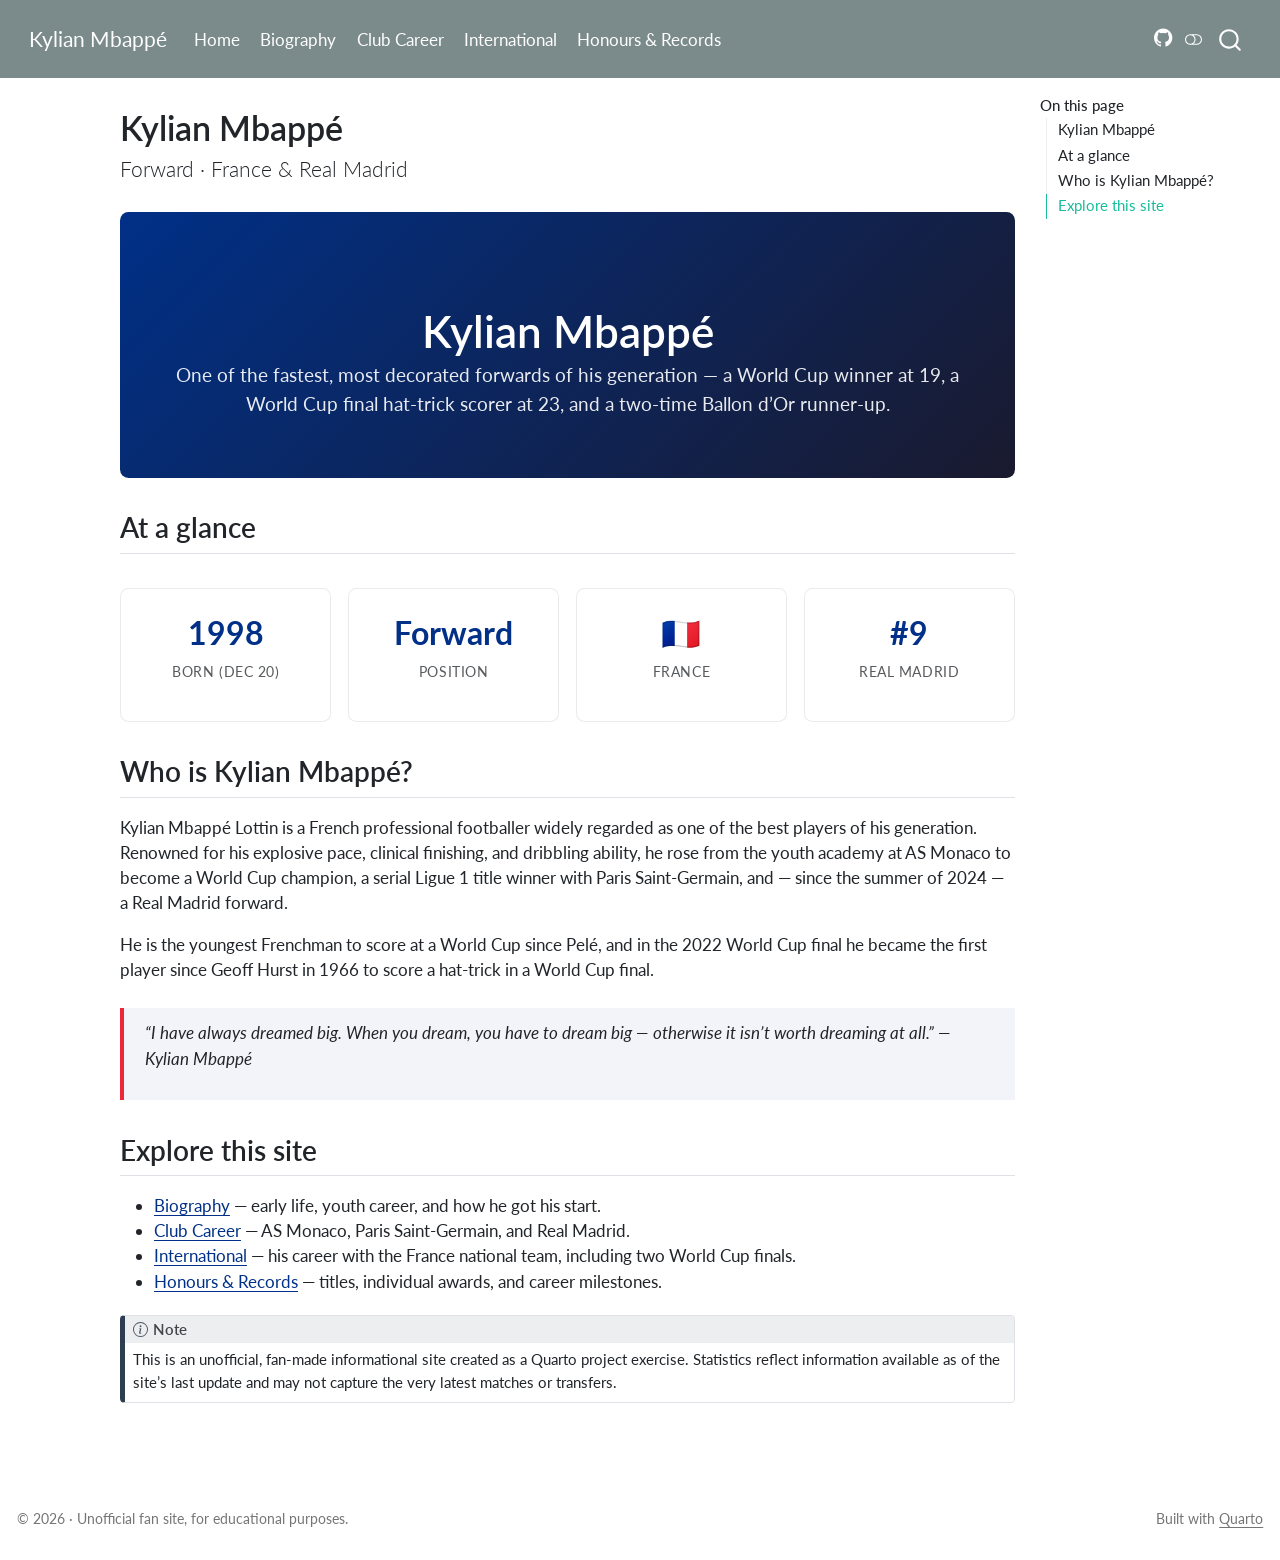
<file: index.html>
<!DOCTYPE html>
<html xmlns="http://www.w3.org/1999/xhtml" lang="en" xml:lang="en"><head>

<meta charset="utf-8">
<meta name="generator" content="quarto-1.6.39">

<meta name="viewport" content="width=device-width, initial-scale=1.0, user-scalable=yes">


<title>Kylian Mbappé</title>
<style>
code{white-space: pre-wrap;}
span.smallcaps{font-variant: small-caps;}
div.columns{display: flex; gap: min(4vw, 1.5em);}
div.column{flex: auto; overflow-x: auto;}
div.hanging-indent{margin-left: 1.5em; text-indent: -1.5em;}
ul.task-list{list-style: none;}
ul.task-list li input[type="checkbox"] {
  width: 0.8em;
  margin: 0 0.8em 0.2em -1em; /* quarto-specific, see https://github.com/quarto-dev/quarto-cli/issues/4556 */ 
  vertical-align: middle;
}
</style>


<script src="site_libs/quarto-nav/quarto-nav.js"></script>
<script src="site_libs/quarto-nav/headroom.min.js"></script>
<script src="site_libs/clipboard/clipboard.min.js"></script>
<script src="site_libs/quarto-search/autocomplete.umd.js"></script>
<script src="site_libs/quarto-search/fuse.min.js"></script>
<script src="site_libs/quarto-search/quarto-search.js"></script>
<meta name="quarto:offset" content="./">
<script src="site_libs/quarto-html/quarto.js"></script>
<script src="site_libs/quarto-html/popper.min.js"></script>
<script src="site_libs/quarto-html/tippy.umd.min.js"></script>
<script src="site_libs/quarto-html/anchor.min.js"></script>
<link href="site_libs/quarto-html/tippy.css" rel="stylesheet">
<link href="site_libs/quarto-html/quarto-syntax-highlighting-e26003cea8cd680ca0c55a263523d882.css" rel="stylesheet" class="quarto-color-scheme" id="quarto-text-highlighting-styles">
<link href="site_libs/quarto-html/quarto-syntax-highlighting-dark-d166b450ba5a8e9f7a0ab969bf6592c1.css" rel="prefetch" class="quarto-color-scheme quarto-color-alternate" id="quarto-text-highlighting-styles">
<script src="site_libs/bootstrap/bootstrap.min.js"></script>
<link href="site_libs/bootstrap/bootstrap-icons.css" rel="stylesheet">
<link href="site_libs/bootstrap/bootstrap-9016e68da93f8e9d8d0d6a4eea748aac.min.css" rel="stylesheet" append-hash="true" class="quarto-color-scheme" id="quarto-bootstrap" data-mode="light">
<link href="site_libs/bootstrap/bootstrap-dark-939d1bb16aeaf39321758214db0b1a6c.min.css" rel="prefetch" append-hash="true" class="quarto-color-scheme quarto-color-alternate" id="quarto-bootstrap" data-mode="dark">
<script id="quarto-search-options" type="application/json">{
  "location": "navbar",
  "copy-button": false,
  "collapse-after": 3,
  "panel-placement": "end",
  "type": "overlay",
  "limit": 50,
  "keyboard-shortcut": [
    "f",
    "/",
    "s"
  ],
  "show-item-context": false,
  "language": {
    "search-no-results-text": "No results",
    "search-matching-documents-text": "matching documents",
    "search-copy-link-title": "Copy link to search",
    "search-hide-matches-text": "Hide additional matches",
    "search-more-match-text": "more match in this document",
    "search-more-matches-text": "more matches in this document",
    "search-clear-button-title": "Clear",
    "search-text-placeholder": "",
    "search-detached-cancel-button-title": "Cancel",
    "search-submit-button-title": "Submit",
    "search-label": "Search"
  }
}</script>


<link rel="stylesheet" href="styles.css">
</head>

<body class="nav-fixed">

<div id="quarto-search-results"></div>
  <header id="quarto-header" class="headroom fixed-top">
    <nav class="navbar navbar-expand-lg " data-bs-theme="dark">
      <div class="navbar-container container-fluid">
      <div class="navbar-brand-container mx-auto">
    <a class="navbar-brand" href="./index.html">
    <span class="navbar-title">Kylian Mbappé</span>
    </a>
  </div>
            <div id="quarto-search" class="" title="Search"></div>
          <button class="navbar-toggler" type="button" data-bs-toggle="collapse" data-bs-target="#navbarCollapse" aria-controls="navbarCollapse" role="menu" aria-expanded="false" aria-label="Toggle navigation" onclick="if (window.quartoToggleHeadroom) { window.quartoToggleHeadroom(); }">
  <span class="navbar-toggler-icon"></span>
</button>
          <div class="collapse navbar-collapse" id="navbarCollapse">
            <ul class="navbar-nav navbar-nav-scroll me-auto">
  <li class="nav-item">
    <a class="nav-link active" href="./index.html" aria-current="page"> 
<span class="menu-text">Home</span></a>
  </li>  
  <li class="nav-item">
    <a class="nav-link" href="./biography.html"> 
<span class="menu-text">Biography</span></a>
  </li>  
  <li class="nav-item">
    <a class="nav-link" href="./club-career.html"> 
<span class="menu-text">Club Career</span></a>
  </li>  
  <li class="nav-item">
    <a class="nav-link" href="./international.html"> 
<span class="menu-text">International</span></a>
  </li>  
  <li class="nav-item">
    <a class="nav-link" href="./honours.html"> 
<span class="menu-text">Honours &amp; Records</span></a>
  </li>  
</ul>
            <ul class="navbar-nav navbar-nav-scroll ms-auto">
  <li class="nav-item compact">
    <a class="nav-link" href="https://github.com"> <i class="bi bi-github" role="img" aria-label="GitHub">
</i> 
<span class="menu-text"></span></a>
  </li>  
</ul>
          </div> <!-- /navcollapse -->
            <div class="quarto-navbar-tools">
  <a href="" class="quarto-color-scheme-toggle quarto-navigation-tool  px-1" onclick="window.quartoToggleColorScheme(); return false;" title="Toggle dark mode"><i class="bi"></i></a>
</div>
      </div> <!-- /container-fluid -->
    </nav>
</header>
<!-- content -->
<div id="quarto-content" class="quarto-container page-columns page-rows-contents page-layout-article page-navbar">
<!-- sidebar -->
<!-- margin-sidebar -->
    <div id="quarto-margin-sidebar" class="sidebar margin-sidebar">
        <nav id="TOC" role="doc-toc" class="toc-active">
    <h2 id="toc-title">On this page</h2>
   
  <ul>
  <li><a href="#kylian-mbappé" id="toc-kylian-mbappé" class="nav-link active" data-scroll-target="#kylian-mbappé">Kylian Mbappé</a></li>
  <li><a href="#at-a-glance" id="toc-at-a-glance" class="nav-link" data-scroll-target="#at-a-glance">At a glance</a></li>
  <li><a href="#who-is-kylian-mbappé" id="toc-who-is-kylian-mbappé" class="nav-link" data-scroll-target="#who-is-kylian-mbappé">Who is Kylian Mbappé?</a></li>
  <li><a href="#explore-this-site" id="toc-explore-this-site" class="nav-link" data-scroll-target="#explore-this-site">Explore this site</a></li>
  </ul>
</nav>
    </div>
<!-- main -->
<main class="content" id="quarto-document-content">

<header id="title-block-header" class="quarto-title-block default">
<div class="quarto-title">
<h1 class="title">Kylian Mbappé</h1>
<p class="subtitle lead">Forward · France &amp; Real Madrid</p>
</div>



<div class="quarto-title-meta">

    
  
    
  </div>
  


</header>


<section id="kylian-mbappé" class="level1 hero-banner">
<h1>Kylian Mbappé</h1>
<p>One of the fastest, most decorated forwards of his generation — a World Cup winner at 19, a World Cup final hat-trick scorer at 23, and a two-time Ballon d’Or runner-up.</p>
</section>
<section id="at-a-glance" class="level2">
<h2 class="anchored" data-anchor-id="at-a-glance">At a glance</h2>
<div class="stat-grid">
<div class="stat-card">
<p><span class="stat-number">1998</span> <span class="stat-label">Born (Dec 20)</span></p>
</div>
<div class="stat-card">
<p><span class="stat-number">Forward</span> <span class="stat-label">Position</span></p>
</div>
<div class="stat-card">
<p><span class="stat-number">🇫🇷</span> <span class="stat-label">France</span></p>
</div>
<div class="stat-card">
<p><span class="stat-number">#9</span> <span class="stat-label">Real Madrid</span></p>
</div>
</div>
</section>
<section id="who-is-kylian-mbappé" class="level2">
<h2 class="anchored" data-anchor-id="who-is-kylian-mbappé">Who is Kylian Mbappé?</h2>
<p>Kylian Mbappé Lottin is a French professional footballer widely regarded as one of the best players of his generation. Renowned for his explosive pace, clinical finishing, and dribbling ability, he rose from the youth academy at AS Monaco to become a World Cup champion, a serial Ligue 1 title winner with Paris Saint-Germain, and — since the summer of 2024 — a Real Madrid forward.</p>
<p>He is the youngest Frenchman to score at a World Cup since Pelé, and in the 2022 World Cup final he became the first player since Geoff Hurst in 1966 to score a hat-trick in a World Cup final.</p>
<div class="callout-quote">
<p>“I have always dreamed big. When you dream, you have to dream big — otherwise it isn’t worth dreaming at all.” — Kylian Mbappé</p>
</div>
</section>
<section id="explore-this-site" class="level2">
<h2 class="anchored" data-anchor-id="explore-this-site">Explore this site</h2>
<ul>
<li><strong><a href="./biography.html">Biography</a></strong> — early life, youth career, and how he got his start.</li>
<li><strong><a href="./club-career.html">Club Career</a></strong> — AS Monaco, Paris Saint-Germain, and Real Madrid.</li>
<li><strong><a href="./international.html">International</a></strong> — his career with the France national team, including two World Cup finals.</li>
<li><strong><a href="./honours.html">Honours &amp; Records</a></strong> — titles, individual awards, and career milestones.</li>
</ul>
<div class="callout callout-style-default callout-note callout-titled">
<div class="callout-header d-flex align-content-center">
<div class="callout-icon-container">
<i class="callout-icon"></i>
</div>
<div class="callout-title-container flex-fill">
Note
</div>
</div>
<div class="callout-body-container callout-body">
<p>This is an unofficial, fan-made informational site created as a Quarto project exercise. Statistics reflect information available as of the site’s last update and may not capture the very latest matches or transfers.</p>
</div>
</div>


</section>

</main> <!-- /main -->
<script id="quarto-html-after-body" type="application/javascript">
window.document.addEventListener("DOMContentLoaded", function (event) {
  const toggleBodyColorMode = (bsSheetEl) => {
    const mode = bsSheetEl.getAttribute("data-mode");
    const bodyEl = window.document.querySelector("body");
    if (mode === "dark") {
      bodyEl.classList.add("quarto-dark");
      bodyEl.classList.remove("quarto-light");
    } else {
      bodyEl.classList.add("quarto-light");
      bodyEl.classList.remove("quarto-dark");
    }
  }
  const toggleBodyColorPrimary = () => {
    const bsSheetEl = window.document.querySelector("link#quarto-bootstrap");
    if (bsSheetEl) {
      toggleBodyColorMode(bsSheetEl);
    }
  }
  toggleBodyColorPrimary();  
  const disableStylesheet = (stylesheets) => {
    for (let i=0; i < stylesheets.length; i++) {
      const stylesheet = stylesheets[i];
      stylesheet.rel = 'prefetch';
    }
  }
  const enableStylesheet = (stylesheets) => {
    for (let i=0; i < stylesheets.length; i++) {
      const stylesheet = stylesheets[i];
      stylesheet.rel = 'stylesheet';
    }
  }
  const manageTransitions = (selector, allowTransitions) => {
    const els = window.document.querySelectorAll(selector);
    for (let i=0; i < els.length; i++) {
      const el = els[i];
      if (allowTransitions) {
        el.classList.remove('notransition');
      } else {
        el.classList.add('notransition');
      }
    }
  }
  const toggleGiscusIfUsed = (isAlternate, darkModeDefault) => {
    const baseTheme = document.querySelector('#giscus-base-theme')?.value ?? 'light';
    const alternateTheme = document.querySelector('#giscus-alt-theme')?.value ?? 'dark';
    let newTheme = '';
    if(darkModeDefault) {
      newTheme = isAlternate ? baseTheme : alternateTheme;
    } else {
      newTheme = isAlternate ? alternateTheme : baseTheme;
    }
    const changeGiscusTheme = () => {
      // From: https://github.com/giscus/giscus/issues/336
      const sendMessage = (message) => {
        const iframe = document.querySelector('iframe.giscus-frame');
        if (!iframe) return;
        iframe.contentWindow.postMessage({ giscus: message }, 'https://giscus.app');
      }
      sendMessage({
        setConfig: {
          theme: newTheme
        }
      });
    }
    const isGiscussLoaded = window.document.querySelector('iframe.giscus-frame') !== null;
    if (isGiscussLoaded) {
      changeGiscusTheme();
    }
  }
  const toggleColorMode = (alternate) => {
    // Switch the stylesheets
    const alternateStylesheets = window.document.querySelectorAll('link.quarto-color-scheme.quarto-color-alternate');
    manageTransitions('#quarto-margin-sidebar .nav-link', false);
    if (alternate) {
      enableStylesheet(alternateStylesheets);
      for (const sheetNode of alternateStylesheets) {
        if (sheetNode.id === "quarto-bootstrap") {
          toggleBodyColorMode(sheetNode);
        }
      }
    } else {
      disableStylesheet(alternateStylesheets);
      toggleBodyColorPrimary();
    }
    manageTransitions('#quarto-margin-sidebar .nav-link', true);
    // Switch the toggles
    const toggles = window.document.querySelectorAll('.quarto-color-scheme-toggle');
    for (let i=0; i < toggles.length; i++) {
      const toggle = toggles[i];
      if (toggle) {
        if (alternate) {
          toggle.classList.add("alternate");     
        } else {
          toggle.classList.remove("alternate");
        }
      }
    }
    // Hack to workaround the fact that safari doesn't
    // properly recolor the scrollbar when toggling (#1455)
    if (navigator.userAgent.indexOf('Safari') > 0 && navigator.userAgent.indexOf('Chrome') == -1) {
      manageTransitions("body", false);
      window.scrollTo(0, 1);
      setTimeout(() => {
        window.scrollTo(0, 0);
        manageTransitions("body", true);
      }, 40);  
    }
  }
  const isFileUrl = () => { 
    return window.location.protocol === 'file:';
  }
  const hasAlternateSentinel = () => {  
    let styleSentinel = getColorSchemeSentinel();
    if (styleSentinel !== null) {
      return styleSentinel === "alternate";
    } else {
      return false;
    }
  }
  const setStyleSentinel = (alternate) => {
    const value = alternate ? "alternate" : "default";
    if (!isFileUrl()) {
      window.localStorage.setItem("quarto-color-scheme", value);
    } else {
      localAlternateSentinel = value;
    }
  }
  const getColorSchemeSentinel = () => {
    if (!isFileUrl()) {
      const storageValue = window.localStorage.getItem("quarto-color-scheme");
      return storageValue != null ? storageValue : localAlternateSentinel;
    } else {
      return localAlternateSentinel;
    }
  }
  const darkModeDefault = false;
  let localAlternateSentinel = darkModeDefault ? 'alternate' : 'default';
  // Dark / light mode switch
  window.quartoToggleColorScheme = () => {
    // Read the current dark / light value 
    let toAlternate = !hasAlternateSentinel();
    toggleColorMode(toAlternate);
    setStyleSentinel(toAlternate);
    toggleGiscusIfUsed(toAlternate, darkModeDefault);
  };
  // Ensure there is a toggle, if there isn't float one in the top right
  if (window.document.querySelector('.quarto-color-scheme-toggle') === null) {
    const a = window.document.createElement('a');
    a.classList.add('top-right');
    a.classList.add('quarto-color-scheme-toggle');
    a.href = "";
    a.onclick = function() { try { window.quartoToggleColorScheme(); } catch {} return false; };
    const i = window.document.createElement("i");
    i.classList.add('bi');
    a.appendChild(i);
    window.document.body.appendChild(a);
  }
  // Switch to dark mode if need be
  if (hasAlternateSentinel()) {
    toggleColorMode(true);
  } else {
    toggleColorMode(false);
  }
  const icon = "";
  const anchorJS = new window.AnchorJS();
  anchorJS.options = {
    placement: 'right',
    icon: icon
  };
  anchorJS.add('.anchored');
  const isCodeAnnotation = (el) => {
    for (const clz of el.classList) {
      if (clz.startsWith('code-annotation-')) {                     
        return true;
      }
    }
    return false;
  }
  const onCopySuccess = function(e) {
    // button target
    const button = e.trigger;
    // don't keep focus
    button.blur();
    // flash "checked"
    button.classList.add('code-copy-button-checked');
    var currentTitle = button.getAttribute("title");
    button.setAttribute("title", "Copied!");
    let tooltip;
    if (window.bootstrap) {
      button.setAttribute("data-bs-toggle", "tooltip");
      button.setAttribute("data-bs-placement", "left");
      button.setAttribute("data-bs-title", "Copied!");
      tooltip = new bootstrap.Tooltip(button, 
        { trigger: "manual", 
          customClass: "code-copy-button-tooltip",
          offset: [0, -8]});
      tooltip.show();    
    }
    setTimeout(function() {
      if (tooltip) {
        tooltip.hide();
        button.removeAttribute("data-bs-title");
        button.removeAttribute("data-bs-toggle");
        button.removeAttribute("data-bs-placement");
      }
      button.setAttribute("title", currentTitle);
      button.classList.remove('code-copy-button-checked');
    }, 1000);
    // clear code selection
    e.clearSelection();
  }
  const getTextToCopy = function(trigger) {
      const codeEl = trigger.previousElementSibling.cloneNode(true);
      for (const childEl of codeEl.children) {
        if (isCodeAnnotation(childEl)) {
          childEl.remove();
        }
      }
      return codeEl.innerText;
  }
  const clipboard = new window.ClipboardJS('.code-copy-button:not([data-in-quarto-modal])', {
    text: getTextToCopy
  });
  clipboard.on('success', onCopySuccess);
  if (window.document.getElementById('quarto-embedded-source-code-modal')) {
    const clipboardModal = new window.ClipboardJS('.code-copy-button[data-in-quarto-modal]', {
      text: getTextToCopy,
      container: window.document.getElementById('quarto-embedded-source-code-modal')
    });
    clipboardModal.on('success', onCopySuccess);
  }
    var localhostRegex = new RegExp(/^(?:http|https):\/\/localhost\:?[0-9]*\//);
    var mailtoRegex = new RegExp(/^mailto:/);
      var filterRegex = new RegExp('/' + window.location.host + '/');
    var isInternal = (href) => {
        return filterRegex.test(href) || localhostRegex.test(href) || mailtoRegex.test(href);
    }
    // Inspect non-navigation links and adorn them if external
 	var links = window.document.querySelectorAll('a[href]:not(.nav-link):not(.navbar-brand):not(.toc-action):not(.sidebar-link):not(.sidebar-item-toggle):not(.pagination-link):not(.no-external):not([aria-hidden]):not(.dropdown-item):not(.quarto-navigation-tool):not(.about-link)');
    for (var i=0; i<links.length; i++) {
      const link = links[i];
      if (!isInternal(link.href)) {
        // undo the damage that might have been done by quarto-nav.js in the case of
        // links that we want to consider external
        if (link.dataset.originalHref !== undefined) {
          link.href = link.dataset.originalHref;
        }
      }
    }
  function tippyHover(el, contentFn, onTriggerFn, onUntriggerFn) {
    const config = {
      allowHTML: true,
      maxWidth: 500,
      delay: 100,
      arrow: false,
      appendTo: function(el) {
          return el.parentElement;
      },
      interactive: true,
      interactiveBorder: 10,
      theme: 'quarto',
      placement: 'bottom-start',
    };
    if (contentFn) {
      config.content = contentFn;
    }
    if (onTriggerFn) {
      config.onTrigger = onTriggerFn;
    }
    if (onUntriggerFn) {
      config.onUntrigger = onUntriggerFn;
    }
    window.tippy(el, config); 
  }
  const noterefs = window.document.querySelectorAll('a[role="doc-noteref"]');
  for (var i=0; i<noterefs.length; i++) {
    const ref = noterefs[i];
    tippyHover(ref, function() {
      // use id or data attribute instead here
      let href = ref.getAttribute('data-footnote-href') || ref.getAttribute('href');
      try { href = new URL(href).hash; } catch {}
      const id = href.replace(/^#\/?/, "");
      const note = window.document.getElementById(id);
      if (note) {
        return note.innerHTML;
      } else {
        return "";
      }
    });
  }
  const xrefs = window.document.querySelectorAll('a.quarto-xref');
  const processXRef = (id, note) => {
    // Strip column container classes
    const stripColumnClz = (el) => {
      el.classList.remove("page-full", "page-columns");
      if (el.children) {
        for (const child of el.children) {
          stripColumnClz(child);
        }
      }
    }
    stripColumnClz(note)
    if (id === null || id.startsWith('sec-')) {
      // Special case sections, only their first couple elements
      const container = document.createElement("div");
      if (note.children && note.children.length > 2) {
        container.appendChild(note.children[0].cloneNode(true));
        for (let i = 1; i < note.children.length; i++) {
          const child = note.children[i];
          if (child.tagName === "P" && child.innerText === "") {
            continue;
          } else {
            container.appendChild(child.cloneNode(true));
            break;
          }
        }
        if (window.Quarto?.typesetMath) {
          window.Quarto.typesetMath(container);
        }
        return container.innerHTML
      } else {
        if (window.Quarto?.typesetMath) {
          window.Quarto.typesetMath(note);
        }
        return note.innerHTML;
      }
    } else {
      // Remove any anchor links if they are present
      const anchorLink = note.querySelector('a.anchorjs-link');
      if (anchorLink) {
        anchorLink.remove();
      }
      if (window.Quarto?.typesetMath) {
        window.Quarto.typesetMath(note);
      }
      if (note.classList.contains("callout")) {
        return note.outerHTML;
      } else {
        return note.innerHTML;
      }
    }
  }
  for (var i=0; i<xrefs.length; i++) {
    const xref = xrefs[i];
    tippyHover(xref, undefined, function(instance) {
      instance.disable();
      let url = xref.getAttribute('href');
      let hash = undefined; 
      if (url.startsWith('#')) {
        hash = url;
      } else {
        try { hash = new URL(url).hash; } catch {}
      }
      if (hash) {
        const id = hash.replace(/^#\/?/, "");
        const note = window.document.getElementById(id);
        if (note !== null) {
          try {
            const html = processXRef(id, note.cloneNode(true));
            instance.setContent(html);
          } finally {
            instance.enable();
            instance.show();
          }
        } else {
          // See if we can fetch this
          fetch(url.split('#')[0])
          .then(res => res.text())
          .then(html => {
            const parser = new DOMParser();
            const htmlDoc = parser.parseFromString(html, "text/html");
            const note = htmlDoc.getElementById(id);
            if (note !== null) {
              const html = processXRef(id, note);
              instance.setContent(html);
            } 
          }).finally(() => {
            instance.enable();
            instance.show();
          });
        }
      } else {
        // See if we can fetch a full url (with no hash to target)
        // This is a special case and we should probably do some content thinning / targeting
        fetch(url)
        .then(res => res.text())
        .then(html => {
          const parser = new DOMParser();
          const htmlDoc = parser.parseFromString(html, "text/html");
          const note = htmlDoc.querySelector('main.content');
          if (note !== null) {
            // This should only happen for chapter cross references
            // (since there is no id in the URL)
            // remove the first header
            if (note.children.length > 0 && note.children[0].tagName === "HEADER") {
              note.children[0].remove();
            }
            const html = processXRef(null, note);
            instance.setContent(html);
          } 
        }).finally(() => {
          instance.enable();
          instance.show();
        });
      }
    }, function(instance) {
    });
  }
      let selectedAnnoteEl;
      const selectorForAnnotation = ( cell, annotation) => {
        let cellAttr = 'data-code-cell="' + cell + '"';
        let lineAttr = 'data-code-annotation="' +  annotation + '"';
        const selector = 'span[' + cellAttr + '][' + lineAttr + ']';
        return selector;
      }
      const selectCodeLines = (annoteEl) => {
        const doc = window.document;
        const targetCell = annoteEl.getAttribute("data-target-cell");
        const targetAnnotation = annoteEl.getAttribute("data-target-annotation");
        const annoteSpan = window.document.querySelector(selectorForAnnotation(targetCell, targetAnnotation));
        const lines = annoteSpan.getAttribute("data-code-lines").split(",");
        const lineIds = lines.map((line) => {
          return targetCell + "-" + line;
        })
        let top = null;
        let height = null;
        let parent = null;
        if (lineIds.length > 0) {
            //compute the position of the single el (top and bottom and make a div)
            const el = window.document.getElementById(lineIds[0]);
            top = el.offsetTop;
            height = el.offsetHeight;
            parent = el.parentElement.parentElement;
          if (lineIds.length > 1) {
            const lastEl = window.document.getElementById(lineIds[lineIds.length - 1]);
            const bottom = lastEl.offsetTop + lastEl.offsetHeight;
            height = bottom - top;
          }
          if (top !== null && height !== null && parent !== null) {
            // cook up a div (if necessary) and position it 
            let div = window.document.getElementById("code-annotation-line-highlight");
            if (div === null) {
              div = window.document.createElement("div");
              div.setAttribute("id", "code-annotation-line-highlight");
              div.style.position = 'absolute';
              parent.appendChild(div);
            }
            div.style.top = top - 2 + "px";
            div.style.height = height + 4 + "px";
            div.style.left = 0;
            let gutterDiv = window.document.getElementById("code-annotation-line-highlight-gutter");
            if (gutterDiv === null) {
              gutterDiv = window.document.createElement("div");
              gutterDiv.setAttribute("id", "code-annotation-line-highlight-gutter");
              gutterDiv.style.position = 'absolute';
              const codeCell = window.document.getElementById(targetCell);
              const gutter = codeCell.querySelector('.code-annotation-gutter');
              gutter.appendChild(gutterDiv);
            }
            gutterDiv.style.top = top - 2 + "px";
            gutterDiv.style.height = height + 4 + "px";
          }
          selectedAnnoteEl = annoteEl;
        }
      };
      const unselectCodeLines = () => {
        const elementsIds = ["code-annotation-line-highlight", "code-annotation-line-highlight-gutter"];
        elementsIds.forEach((elId) => {
          const div = window.document.getElementById(elId);
          if (div) {
            div.remove();
          }
        });
        selectedAnnoteEl = undefined;
      };
        // Handle positioning of the toggle
    window.addEventListener(
      "resize",
      throttle(() => {
        elRect = undefined;
        if (selectedAnnoteEl) {
          selectCodeLines(selectedAnnoteEl);
        }
      }, 10)
    );
    function throttle(fn, ms) {
    let throttle = false;
    let timer;
      return (...args) => {
        if(!throttle) { // first call gets through
            fn.apply(this, args);
            throttle = true;
        } else { // all the others get throttled
            if(timer) clearTimeout(timer); // cancel #2
            timer = setTimeout(() => {
              fn.apply(this, args);
              timer = throttle = false;
            }, ms);
        }
      };
    }
      // Attach click handler to the DT
      const annoteDls = window.document.querySelectorAll('dt[data-target-cell]');
      for (const annoteDlNode of annoteDls) {
        annoteDlNode.addEventListener('click', (event) => {
          const clickedEl = event.target;
          if (clickedEl !== selectedAnnoteEl) {
            unselectCodeLines();
            const activeEl = window.document.querySelector('dt[data-target-cell].code-annotation-active');
            if (activeEl) {
              activeEl.classList.remove('code-annotation-active');
            }
            selectCodeLines(clickedEl);
            clickedEl.classList.add('code-annotation-active');
          } else {
            // Unselect the line
            unselectCodeLines();
            clickedEl.classList.remove('code-annotation-active');
          }
        });
      }
  const findCites = (el) => {
    const parentEl = el.parentElement;
    if (parentEl) {
      const cites = parentEl.dataset.cites;
      if (cites) {
        return {
          el,
          cites: cites.split(' ')
        };
      } else {
        return findCites(el.parentElement)
      }
    } else {
      return undefined;
    }
  };
  var bibliorefs = window.document.querySelectorAll('a[role="doc-biblioref"]');
  for (var i=0; i<bibliorefs.length; i++) {
    const ref = bibliorefs[i];
    const citeInfo = findCites(ref);
    if (citeInfo) {
      tippyHover(citeInfo.el, function() {
        var popup = window.document.createElement('div');
        citeInfo.cites.forEach(function(cite) {
          var citeDiv = window.document.createElement('div');
          citeDiv.classList.add('hanging-indent');
          citeDiv.classList.add('csl-entry');
          var biblioDiv = window.document.getElementById('ref-' + cite);
          if (biblioDiv) {
            citeDiv.innerHTML = biblioDiv.innerHTML;
          }
          popup.appendChild(citeDiv);
        });
        return popup.innerHTML;
      });
    }
  }
});
</script>
</div> <!-- /content -->
<footer class="footer">
  <div class="nav-footer">
    <div class="nav-footer-left">
<p>© 2026 · Unofficial fan site, for educational purposes.</p>
</div>   
    <div class="nav-footer-center">
      &nbsp;
    </div>
    <div class="nav-footer-right">
<p>Built with <a href="https://quarto.org">Quarto</a></p>
</div>
  </div>
</footer>




</body></html>
</file>
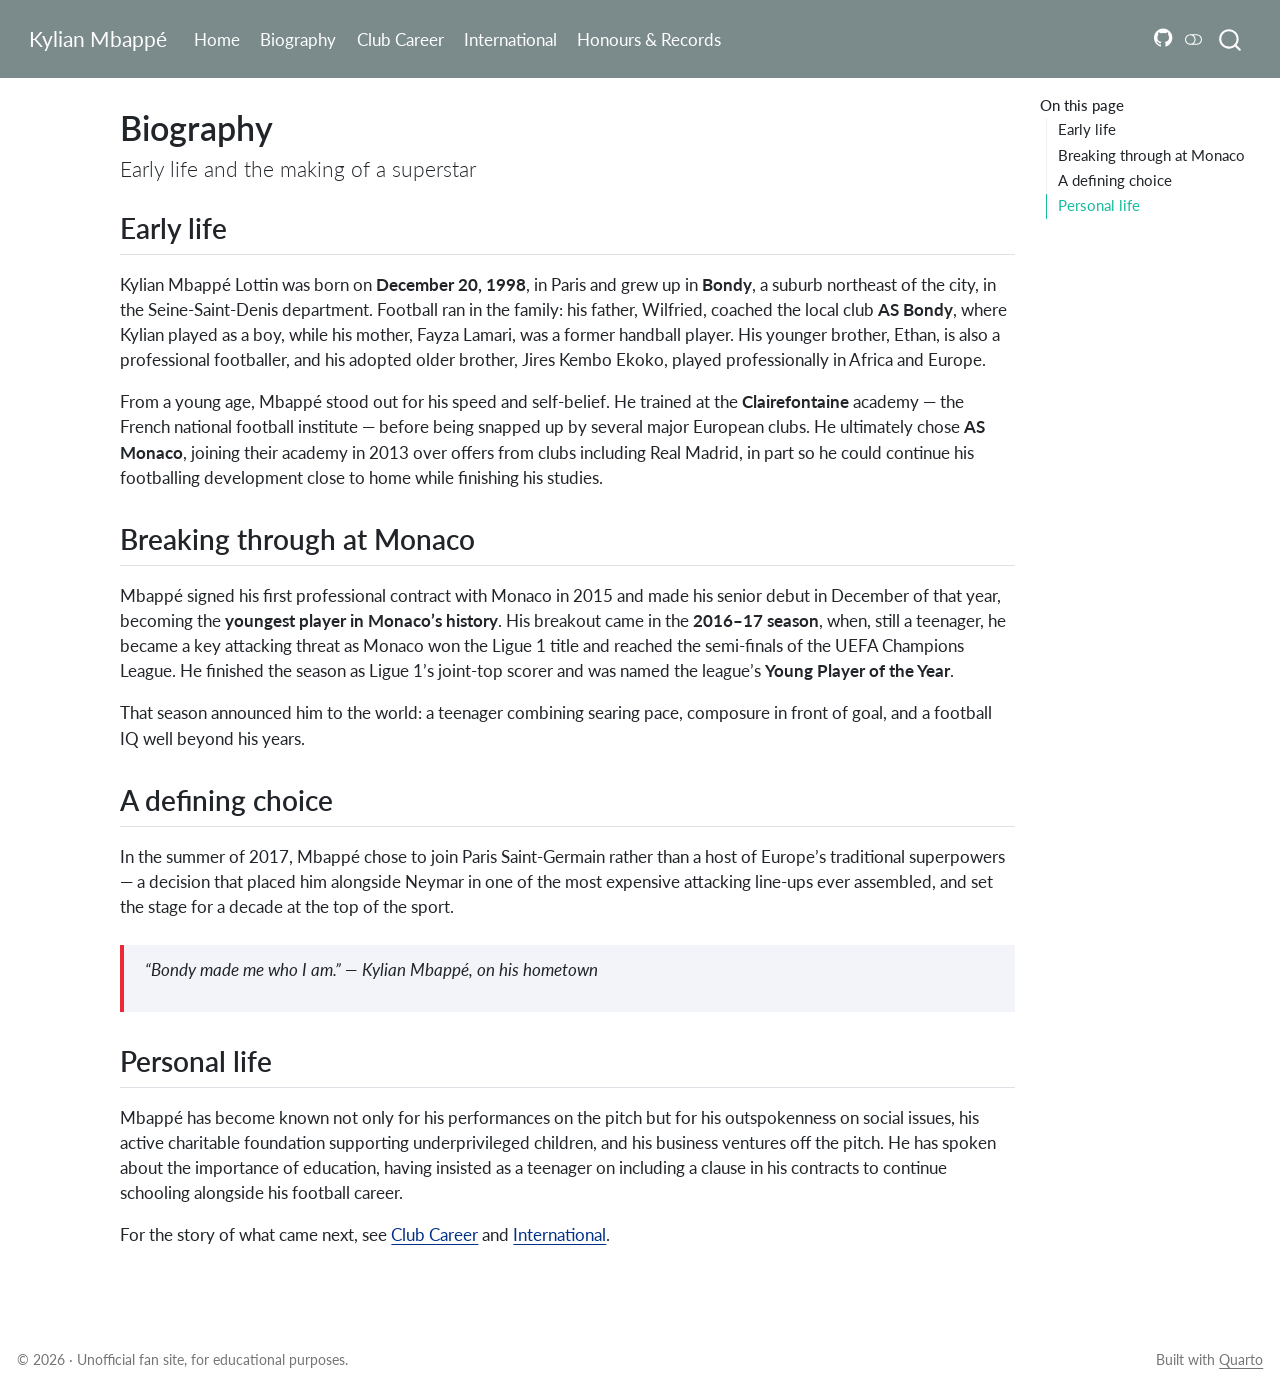
<file: biography.html>
<!DOCTYPE html>
<html xmlns="http://www.w3.org/1999/xhtml" lang="en" xml:lang="en"><head>

<meta charset="utf-8">
<meta name="generator" content="quarto-1.6.39">

<meta name="viewport" content="width=device-width, initial-scale=1.0, user-scalable=yes">


<title>Biography – Kylian Mbappé</title>
<style>
code{white-space: pre-wrap;}
span.smallcaps{font-variant: small-caps;}
div.columns{display: flex; gap: min(4vw, 1.5em);}
div.column{flex: auto; overflow-x: auto;}
div.hanging-indent{margin-left: 1.5em; text-indent: -1.5em;}
ul.task-list{list-style: none;}
ul.task-list li input[type="checkbox"] {
  width: 0.8em;
  margin: 0 0.8em 0.2em -1em; /* quarto-specific, see https://github.com/quarto-dev/quarto-cli/issues/4556 */ 
  vertical-align: middle;
}
</style>


<script src="site_libs/quarto-nav/quarto-nav.js"></script>
<script src="site_libs/quarto-nav/headroom.min.js"></script>
<script src="site_libs/clipboard/clipboard.min.js"></script>
<script src="site_libs/quarto-search/autocomplete.umd.js"></script>
<script src="site_libs/quarto-search/fuse.min.js"></script>
<script src="site_libs/quarto-search/quarto-search.js"></script>
<meta name="quarto:offset" content="./">
<script src="site_libs/quarto-html/quarto.js"></script>
<script src="site_libs/quarto-html/popper.min.js"></script>
<script src="site_libs/quarto-html/tippy.umd.min.js"></script>
<script src="site_libs/quarto-html/anchor.min.js"></script>
<link href="site_libs/quarto-html/tippy.css" rel="stylesheet">
<link href="site_libs/quarto-html/quarto-syntax-highlighting-e26003cea8cd680ca0c55a263523d882.css" rel="stylesheet" class="quarto-color-scheme" id="quarto-text-highlighting-styles">
<link href="site_libs/quarto-html/quarto-syntax-highlighting-dark-d166b450ba5a8e9f7a0ab969bf6592c1.css" rel="prefetch" class="quarto-color-scheme quarto-color-alternate" id="quarto-text-highlighting-styles">
<script src="site_libs/bootstrap/bootstrap.min.js"></script>
<link href="site_libs/bootstrap/bootstrap-icons.css" rel="stylesheet">
<link href="site_libs/bootstrap/bootstrap-9016e68da93f8e9d8d0d6a4eea748aac.min.css" rel="stylesheet" append-hash="true" class="quarto-color-scheme" id="quarto-bootstrap" data-mode="light">
<link href="site_libs/bootstrap/bootstrap-dark-939d1bb16aeaf39321758214db0b1a6c.min.css" rel="prefetch" append-hash="true" class="quarto-color-scheme quarto-color-alternate" id="quarto-bootstrap" data-mode="dark">
<script id="quarto-search-options" type="application/json">{
  "location": "navbar",
  "copy-button": false,
  "collapse-after": 3,
  "panel-placement": "end",
  "type": "overlay",
  "limit": 50,
  "keyboard-shortcut": [
    "f",
    "/",
    "s"
  ],
  "show-item-context": false,
  "language": {
    "search-no-results-text": "No results",
    "search-matching-documents-text": "matching documents",
    "search-copy-link-title": "Copy link to search",
    "search-hide-matches-text": "Hide additional matches",
    "search-more-match-text": "more match in this document",
    "search-more-matches-text": "more matches in this document",
    "search-clear-button-title": "Clear",
    "search-text-placeholder": "",
    "search-detached-cancel-button-title": "Cancel",
    "search-submit-button-title": "Submit",
    "search-label": "Search"
  }
}</script>


<link rel="stylesheet" href="styles.css">
</head>

<body class="nav-fixed">

<div id="quarto-search-results"></div>
  <header id="quarto-header" class="headroom fixed-top">
    <nav class="navbar navbar-expand-lg " data-bs-theme="dark">
      <div class="navbar-container container-fluid">
      <div class="navbar-brand-container mx-auto">
    <a class="navbar-brand" href="./index.html">
    <span class="navbar-title">Kylian Mbappé</span>
    </a>
  </div>
            <div id="quarto-search" class="" title="Search"></div>
          <button class="navbar-toggler" type="button" data-bs-toggle="collapse" data-bs-target="#navbarCollapse" aria-controls="navbarCollapse" role="menu" aria-expanded="false" aria-label="Toggle navigation" onclick="if (window.quartoToggleHeadroom) { window.quartoToggleHeadroom(); }">
  <span class="navbar-toggler-icon"></span>
</button>
          <div class="collapse navbar-collapse" id="navbarCollapse">
            <ul class="navbar-nav navbar-nav-scroll me-auto">
  <li class="nav-item">
    <a class="nav-link" href="./index.html"> 
<span class="menu-text">Home</span></a>
  </li>  
  <li class="nav-item">
    <a class="nav-link active" href="./biography.html" aria-current="page"> 
<span class="menu-text">Biography</span></a>
  </li>  
  <li class="nav-item">
    <a class="nav-link" href="./club-career.html"> 
<span class="menu-text">Club Career</span></a>
  </li>  
  <li class="nav-item">
    <a class="nav-link" href="./international.html"> 
<span class="menu-text">International</span></a>
  </li>  
  <li class="nav-item">
    <a class="nav-link" href="./honours.html"> 
<span class="menu-text">Honours &amp; Records</span></a>
  </li>  
</ul>
            <ul class="navbar-nav navbar-nav-scroll ms-auto">
  <li class="nav-item compact">
    <a class="nav-link" href="https://github.com"> <i class="bi bi-github" role="img" aria-label="GitHub">
</i> 
<span class="menu-text"></span></a>
  </li>  
</ul>
          </div> <!-- /navcollapse -->
            <div class="quarto-navbar-tools">
  <a href="" class="quarto-color-scheme-toggle quarto-navigation-tool  px-1" onclick="window.quartoToggleColorScheme(); return false;" title="Toggle dark mode"><i class="bi"></i></a>
</div>
      </div> <!-- /container-fluid -->
    </nav>
</header>
<!-- content -->
<div id="quarto-content" class="quarto-container page-columns page-rows-contents page-layout-article page-navbar">
<!-- sidebar -->
<!-- margin-sidebar -->
    <div id="quarto-margin-sidebar" class="sidebar margin-sidebar">
        <nav id="TOC" role="doc-toc" class="toc-active">
    <h2 id="toc-title">On this page</h2>
   
  <ul>
  <li><a href="#early-life" id="toc-early-life" class="nav-link active" data-scroll-target="#early-life">Early life</a></li>
  <li><a href="#breaking-through-at-monaco" id="toc-breaking-through-at-monaco" class="nav-link" data-scroll-target="#breaking-through-at-monaco">Breaking through at Monaco</a></li>
  <li><a href="#a-defining-choice" id="toc-a-defining-choice" class="nav-link" data-scroll-target="#a-defining-choice">A defining choice</a></li>
  <li><a href="#personal-life" id="toc-personal-life" class="nav-link" data-scroll-target="#personal-life">Personal life</a></li>
  </ul>
</nav>
    </div>
<!-- main -->
<main class="content" id="quarto-document-content">

<header id="title-block-header" class="quarto-title-block default">
<div class="quarto-title">
<h1 class="title">Biography</h1>
<p class="subtitle lead">Early life and the making of a superstar</p>
</div>



<div class="quarto-title-meta">

    
  
    
  </div>
  


</header>


<section id="early-life" class="level2">
<h2 class="anchored" data-anchor-id="early-life">Early life</h2>
<p>Kylian Mbappé Lottin was born on <strong>December 20, 1998</strong>, in Paris and grew up in <strong>Bondy</strong>, a suburb northeast of the city, in the Seine-Saint-Denis department. Football ran in the family: his father, Wilfried, coached the local club <strong>AS Bondy</strong>, where Kylian played as a boy, while his mother, Fayza Lamari, was a former handball player. His younger brother, Ethan, is also a professional footballer, and his adopted older brother, Jires Kembo Ekoko, played professionally in Africa and Europe.</p>
<p>From a young age, Mbappé stood out for his speed and self-belief. He trained at the <strong>Clairefontaine</strong> academy — the French national football institute — before being snapped up by several major European clubs. He ultimately chose <strong>AS Monaco</strong>, joining their academy in 2013 over offers from clubs including Real Madrid, in part so he could continue his footballing development close to home while finishing his studies.</p>
</section>
<section id="breaking-through-at-monaco" class="level2">
<h2 class="anchored" data-anchor-id="breaking-through-at-monaco">Breaking through at Monaco</h2>
<p>Mbappé signed his first professional contract with Monaco in 2015 and made his senior debut in December of that year, becoming the <strong>youngest player in Monaco’s history</strong>. His breakout came in the <strong>2016–17 season</strong>, when, still a teenager, he became a key attacking threat as Monaco won the Ligue 1 title and reached the semi-finals of the UEFA Champions League. He finished the season as Ligue 1’s joint-top scorer and was named the league’s <strong>Young Player of the Year</strong>.</p>
<p>That season announced him to the world: a teenager combining searing pace, composure in front of goal, and a football IQ well beyond his years.</p>
</section>
<section id="a-defining-choice" class="level2">
<h2 class="anchored" data-anchor-id="a-defining-choice">A defining choice</h2>
<p>In the summer of 2017, Mbappé chose to join Paris Saint-Germain rather than a host of Europe’s traditional superpowers — a decision that placed him alongside Neymar in one of the most expensive attacking line-ups ever assembled, and set the stage for a decade at the top of the sport.</p>
<div class="callout-quote">
<p>“Bondy made me who I am.” — Kylian Mbappé, on his hometown</p>
</div>
</section>
<section id="personal-life" class="level2">
<h2 class="anchored" data-anchor-id="personal-life">Personal life</h2>
<p>Mbappé has become known not only for his performances on the pitch but for his outspokenness on social issues, his active charitable foundation supporting underprivileged children, and his business ventures off the pitch. He has spoken about the importance of education, having insisted as a teenager on including a clause in his contracts to continue schooling alongside his football career.</p>
<p>For the story of what came next, see <a href="./club-career.html">Club Career</a> and <a href="./international.html">International</a>.</p>


</section>

</main> <!-- /main -->
<script id="quarto-html-after-body" type="application/javascript">
window.document.addEventListener("DOMContentLoaded", function (event) {
  const toggleBodyColorMode = (bsSheetEl) => {
    const mode = bsSheetEl.getAttribute("data-mode");
    const bodyEl = window.document.querySelector("body");
    if (mode === "dark") {
      bodyEl.classList.add("quarto-dark");
      bodyEl.classList.remove("quarto-light");
    } else {
      bodyEl.classList.add("quarto-light");
      bodyEl.classList.remove("quarto-dark");
    }
  }
  const toggleBodyColorPrimary = () => {
    const bsSheetEl = window.document.querySelector("link#quarto-bootstrap");
    if (bsSheetEl) {
      toggleBodyColorMode(bsSheetEl);
    }
  }
  toggleBodyColorPrimary();  
  const disableStylesheet = (stylesheets) => {
    for (let i=0; i < stylesheets.length; i++) {
      const stylesheet = stylesheets[i];
      stylesheet.rel = 'prefetch';
    }
  }
  const enableStylesheet = (stylesheets) => {
    for (let i=0; i < stylesheets.length; i++) {
      const stylesheet = stylesheets[i];
      stylesheet.rel = 'stylesheet';
    }
  }
  const manageTransitions = (selector, allowTransitions) => {
    const els = window.document.querySelectorAll(selector);
    for (let i=0; i < els.length; i++) {
      const el = els[i];
      if (allowTransitions) {
        el.classList.remove('notransition');
      } else {
        el.classList.add('notransition');
      }
    }
  }
  const toggleGiscusIfUsed = (isAlternate, darkModeDefault) => {
    const baseTheme = document.querySelector('#giscus-base-theme')?.value ?? 'light';
    const alternateTheme = document.querySelector('#giscus-alt-theme')?.value ?? 'dark';
    let newTheme = '';
    if(darkModeDefault) {
      newTheme = isAlternate ? baseTheme : alternateTheme;
    } else {
      newTheme = isAlternate ? alternateTheme : baseTheme;
    }
    const changeGiscusTheme = () => {
      // From: https://github.com/giscus/giscus/issues/336
      const sendMessage = (message) => {
        const iframe = document.querySelector('iframe.giscus-frame');
        if (!iframe) return;
        iframe.contentWindow.postMessage({ giscus: message }, 'https://giscus.app');
      }
      sendMessage({
        setConfig: {
          theme: newTheme
        }
      });
    }
    const isGiscussLoaded = window.document.querySelector('iframe.giscus-frame') !== null;
    if (isGiscussLoaded) {
      changeGiscusTheme();
    }
  }
  const toggleColorMode = (alternate) => {
    // Switch the stylesheets
    const alternateStylesheets = window.document.querySelectorAll('link.quarto-color-scheme.quarto-color-alternate');
    manageTransitions('#quarto-margin-sidebar .nav-link', false);
    if (alternate) {
      enableStylesheet(alternateStylesheets);
      for (const sheetNode of alternateStylesheets) {
        if (sheetNode.id === "quarto-bootstrap") {
          toggleBodyColorMode(sheetNode);
        }
      }
    } else {
      disableStylesheet(alternateStylesheets);
      toggleBodyColorPrimary();
    }
    manageTransitions('#quarto-margin-sidebar .nav-link', true);
    // Switch the toggles
    const toggles = window.document.querySelectorAll('.quarto-color-scheme-toggle');
    for (let i=0; i < toggles.length; i++) {
      const toggle = toggles[i];
      if (toggle) {
        if (alternate) {
          toggle.classList.add("alternate");     
        } else {
          toggle.classList.remove("alternate");
        }
      }
    }
    // Hack to workaround the fact that safari doesn't
    // properly recolor the scrollbar when toggling (#1455)
    if (navigator.userAgent.indexOf('Safari') > 0 && navigator.userAgent.indexOf('Chrome') == -1) {
      manageTransitions("body", false);
      window.scrollTo(0, 1);
      setTimeout(() => {
        window.scrollTo(0, 0);
        manageTransitions("body", true);
      }, 40);  
    }
  }
  const isFileUrl = () => { 
    return window.location.protocol === 'file:';
  }
  const hasAlternateSentinel = () => {  
    let styleSentinel = getColorSchemeSentinel();
    if (styleSentinel !== null) {
      return styleSentinel === "alternate";
    } else {
      return false;
    }
  }
  const setStyleSentinel = (alternate) => {
    const value = alternate ? "alternate" : "default";
    if (!isFileUrl()) {
      window.localStorage.setItem("quarto-color-scheme", value);
    } else {
      localAlternateSentinel = value;
    }
  }
  const getColorSchemeSentinel = () => {
    if (!isFileUrl()) {
      const storageValue = window.localStorage.getItem("quarto-color-scheme");
      return storageValue != null ? storageValue : localAlternateSentinel;
    } else {
      return localAlternateSentinel;
    }
  }
  const darkModeDefault = false;
  let localAlternateSentinel = darkModeDefault ? 'alternate' : 'default';
  // Dark / light mode switch
  window.quartoToggleColorScheme = () => {
    // Read the current dark / light value 
    let toAlternate = !hasAlternateSentinel();
    toggleColorMode(toAlternate);
    setStyleSentinel(toAlternate);
    toggleGiscusIfUsed(toAlternate, darkModeDefault);
  };
  // Ensure there is a toggle, if there isn't float one in the top right
  if (window.document.querySelector('.quarto-color-scheme-toggle') === null) {
    const a = window.document.createElement('a');
    a.classList.add('top-right');
    a.classList.add('quarto-color-scheme-toggle');
    a.href = "";
    a.onclick = function() { try { window.quartoToggleColorScheme(); } catch {} return false; };
    const i = window.document.createElement("i");
    i.classList.add('bi');
    a.appendChild(i);
    window.document.body.appendChild(a);
  }
  // Switch to dark mode if need be
  if (hasAlternateSentinel()) {
    toggleColorMode(true);
  } else {
    toggleColorMode(false);
  }
  const icon = "";
  const anchorJS = new window.AnchorJS();
  anchorJS.options = {
    placement: 'right',
    icon: icon
  };
  anchorJS.add('.anchored');
  const isCodeAnnotation = (el) => {
    for (const clz of el.classList) {
      if (clz.startsWith('code-annotation-')) {                     
        return true;
      }
    }
    return false;
  }
  const onCopySuccess = function(e) {
    // button target
    const button = e.trigger;
    // don't keep focus
    button.blur();
    // flash "checked"
    button.classList.add('code-copy-button-checked');
    var currentTitle = button.getAttribute("title");
    button.setAttribute("title", "Copied!");
    let tooltip;
    if (window.bootstrap) {
      button.setAttribute("data-bs-toggle", "tooltip");
      button.setAttribute("data-bs-placement", "left");
      button.setAttribute("data-bs-title", "Copied!");
      tooltip = new bootstrap.Tooltip(button, 
        { trigger: "manual", 
          customClass: "code-copy-button-tooltip",
          offset: [0, -8]});
      tooltip.show();    
    }
    setTimeout(function() {
      if (tooltip) {
        tooltip.hide();
        button.removeAttribute("data-bs-title");
        button.removeAttribute("data-bs-toggle");
        button.removeAttribute("data-bs-placement");
      }
      button.setAttribute("title", currentTitle);
      button.classList.remove('code-copy-button-checked');
    }, 1000);
    // clear code selection
    e.clearSelection();
  }
  const getTextToCopy = function(trigger) {
      const codeEl = trigger.previousElementSibling.cloneNode(true);
      for (const childEl of codeEl.children) {
        if (isCodeAnnotation(childEl)) {
          childEl.remove();
        }
      }
      return codeEl.innerText;
  }
  const clipboard = new window.ClipboardJS('.code-copy-button:not([data-in-quarto-modal])', {
    text: getTextToCopy
  });
  clipboard.on('success', onCopySuccess);
  if (window.document.getElementById('quarto-embedded-source-code-modal')) {
    const clipboardModal = new window.ClipboardJS('.code-copy-button[data-in-quarto-modal]', {
      text: getTextToCopy,
      container: window.document.getElementById('quarto-embedded-source-code-modal')
    });
    clipboardModal.on('success', onCopySuccess);
  }
    var localhostRegex = new RegExp(/^(?:http|https):\/\/localhost\:?[0-9]*\//);
    var mailtoRegex = new RegExp(/^mailto:/);
      var filterRegex = new RegExp('/' + window.location.host + '/');
    var isInternal = (href) => {
        return filterRegex.test(href) || localhostRegex.test(href) || mailtoRegex.test(href);
    }
    // Inspect non-navigation links and adorn them if external
 	var links = window.document.querySelectorAll('a[href]:not(.nav-link):not(.navbar-brand):not(.toc-action):not(.sidebar-link):not(.sidebar-item-toggle):not(.pagination-link):not(.no-external):not([aria-hidden]):not(.dropdown-item):not(.quarto-navigation-tool):not(.about-link)');
    for (var i=0; i<links.length; i++) {
      const link = links[i];
      if (!isInternal(link.href)) {
        // undo the damage that might have been done by quarto-nav.js in the case of
        // links that we want to consider external
        if (link.dataset.originalHref !== undefined) {
          link.href = link.dataset.originalHref;
        }
      }
    }
  function tippyHover(el, contentFn, onTriggerFn, onUntriggerFn) {
    const config = {
      allowHTML: true,
      maxWidth: 500,
      delay: 100,
      arrow: false,
      appendTo: function(el) {
          return el.parentElement;
      },
      interactive: true,
      interactiveBorder: 10,
      theme: 'quarto',
      placement: 'bottom-start',
    };
    if (contentFn) {
      config.content = contentFn;
    }
    if (onTriggerFn) {
      config.onTrigger = onTriggerFn;
    }
    if (onUntriggerFn) {
      config.onUntrigger = onUntriggerFn;
    }
    window.tippy(el, config); 
  }
  const noterefs = window.document.querySelectorAll('a[role="doc-noteref"]');
  for (var i=0; i<noterefs.length; i++) {
    const ref = noterefs[i];
    tippyHover(ref, function() {
      // use id or data attribute instead here
      let href = ref.getAttribute('data-footnote-href') || ref.getAttribute('href');
      try { href = new URL(href).hash; } catch {}
      const id = href.replace(/^#\/?/, "");
      const note = window.document.getElementById(id);
      if (note) {
        return note.innerHTML;
      } else {
        return "";
      }
    });
  }
  const xrefs = window.document.querySelectorAll('a.quarto-xref');
  const processXRef = (id, note) => {
    // Strip column container classes
    const stripColumnClz = (el) => {
      el.classList.remove("page-full", "page-columns");
      if (el.children) {
        for (const child of el.children) {
          stripColumnClz(child);
        }
      }
    }
    stripColumnClz(note)
    if (id === null || id.startsWith('sec-')) {
      // Special case sections, only their first couple elements
      const container = document.createElement("div");
      if (note.children && note.children.length > 2) {
        container.appendChild(note.children[0].cloneNode(true));
        for (let i = 1; i < note.children.length; i++) {
          const child = note.children[i];
          if (child.tagName === "P" && child.innerText === "") {
            continue;
          } else {
            container.appendChild(child.cloneNode(true));
            break;
          }
        }
        if (window.Quarto?.typesetMath) {
          window.Quarto.typesetMath(container);
        }
        return container.innerHTML
      } else {
        if (window.Quarto?.typesetMath) {
          window.Quarto.typesetMath(note);
        }
        return note.innerHTML;
      }
    } else {
      // Remove any anchor links if they are present
      const anchorLink = note.querySelector('a.anchorjs-link');
      if (anchorLink) {
        anchorLink.remove();
      }
      if (window.Quarto?.typesetMath) {
        window.Quarto.typesetMath(note);
      }
      if (note.classList.contains("callout")) {
        return note.outerHTML;
      } else {
        return note.innerHTML;
      }
    }
  }
  for (var i=0; i<xrefs.length; i++) {
    const xref = xrefs[i];
    tippyHover(xref, undefined, function(instance) {
      instance.disable();
      let url = xref.getAttribute('href');
      let hash = undefined; 
      if (url.startsWith('#')) {
        hash = url;
      } else {
        try { hash = new URL(url).hash; } catch {}
      }
      if (hash) {
        const id = hash.replace(/^#\/?/, "");
        const note = window.document.getElementById(id);
        if (note !== null) {
          try {
            const html = processXRef(id, note.cloneNode(true));
            instance.setContent(html);
          } finally {
            instance.enable();
            instance.show();
          }
        } else {
          // See if we can fetch this
          fetch(url.split('#')[0])
          .then(res => res.text())
          .then(html => {
            const parser = new DOMParser();
            const htmlDoc = parser.parseFromString(html, "text/html");
            const note = htmlDoc.getElementById(id);
            if (note !== null) {
              const html = processXRef(id, note);
              instance.setContent(html);
            } 
          }).finally(() => {
            instance.enable();
            instance.show();
          });
        }
      } else {
        // See if we can fetch a full url (with no hash to target)
        // This is a special case and we should probably do some content thinning / targeting
        fetch(url)
        .then(res => res.text())
        .then(html => {
          const parser = new DOMParser();
          const htmlDoc = parser.parseFromString(html, "text/html");
          const note = htmlDoc.querySelector('main.content');
          if (note !== null) {
            // This should only happen for chapter cross references
            // (since there is no id in the URL)
            // remove the first header
            if (note.children.length > 0 && note.children[0].tagName === "HEADER") {
              note.children[0].remove();
            }
            const html = processXRef(null, note);
            instance.setContent(html);
          } 
        }).finally(() => {
          instance.enable();
          instance.show();
        });
      }
    }, function(instance) {
    });
  }
      let selectedAnnoteEl;
      const selectorForAnnotation = ( cell, annotation) => {
        let cellAttr = 'data-code-cell="' + cell + '"';
        let lineAttr = 'data-code-annotation="' +  annotation + '"';
        const selector = 'span[' + cellAttr + '][' + lineAttr + ']';
        return selector;
      }
      const selectCodeLines = (annoteEl) => {
        const doc = window.document;
        const targetCell = annoteEl.getAttribute("data-target-cell");
        const targetAnnotation = annoteEl.getAttribute("data-target-annotation");
        const annoteSpan = window.document.querySelector(selectorForAnnotation(targetCell, targetAnnotation));
        const lines = annoteSpan.getAttribute("data-code-lines").split(",");
        const lineIds = lines.map((line) => {
          return targetCell + "-" + line;
        })
        let top = null;
        let height = null;
        let parent = null;
        if (lineIds.length > 0) {
            //compute the position of the single el (top and bottom and make a div)
            const el = window.document.getElementById(lineIds[0]);
            top = el.offsetTop;
            height = el.offsetHeight;
            parent = el.parentElement.parentElement;
          if (lineIds.length > 1) {
            const lastEl = window.document.getElementById(lineIds[lineIds.length - 1]);
            const bottom = lastEl.offsetTop + lastEl.offsetHeight;
            height = bottom - top;
          }
          if (top !== null && height !== null && parent !== null) {
            // cook up a div (if necessary) and position it 
            let div = window.document.getElementById("code-annotation-line-highlight");
            if (div === null) {
              div = window.document.createElement("div");
              div.setAttribute("id", "code-annotation-line-highlight");
              div.style.position = 'absolute';
              parent.appendChild(div);
            }
            div.style.top = top - 2 + "px";
            div.style.height = height + 4 + "px";
            div.style.left = 0;
            let gutterDiv = window.document.getElementById("code-annotation-line-highlight-gutter");
            if (gutterDiv === null) {
              gutterDiv = window.document.createElement("div");
              gutterDiv.setAttribute("id", "code-annotation-line-highlight-gutter");
              gutterDiv.style.position = 'absolute';
              const codeCell = window.document.getElementById(targetCell);
              const gutter = codeCell.querySelector('.code-annotation-gutter');
              gutter.appendChild(gutterDiv);
            }
            gutterDiv.style.top = top - 2 + "px";
            gutterDiv.style.height = height + 4 + "px";
          }
          selectedAnnoteEl = annoteEl;
        }
      };
      const unselectCodeLines = () => {
        const elementsIds = ["code-annotation-line-highlight", "code-annotation-line-highlight-gutter"];
        elementsIds.forEach((elId) => {
          const div = window.document.getElementById(elId);
          if (div) {
            div.remove();
          }
        });
        selectedAnnoteEl = undefined;
      };
        // Handle positioning of the toggle
    window.addEventListener(
      "resize",
      throttle(() => {
        elRect = undefined;
        if (selectedAnnoteEl) {
          selectCodeLines(selectedAnnoteEl);
        }
      }, 10)
    );
    function throttle(fn, ms) {
    let throttle = false;
    let timer;
      return (...args) => {
        if(!throttle) { // first call gets through
            fn.apply(this, args);
            throttle = true;
        } else { // all the others get throttled
            if(timer) clearTimeout(timer); // cancel #2
            timer = setTimeout(() => {
              fn.apply(this, args);
              timer = throttle = false;
            }, ms);
        }
      };
    }
      // Attach click handler to the DT
      const annoteDls = window.document.querySelectorAll('dt[data-target-cell]');
      for (const annoteDlNode of annoteDls) {
        annoteDlNode.addEventListener('click', (event) => {
          const clickedEl = event.target;
          if (clickedEl !== selectedAnnoteEl) {
            unselectCodeLines();
            const activeEl = window.document.querySelector('dt[data-target-cell].code-annotation-active');
            if (activeEl) {
              activeEl.classList.remove('code-annotation-active');
            }
            selectCodeLines(clickedEl);
            clickedEl.classList.add('code-annotation-active');
          } else {
            // Unselect the line
            unselectCodeLines();
            clickedEl.classList.remove('code-annotation-active');
          }
        });
      }
  const findCites = (el) => {
    const parentEl = el.parentElement;
    if (parentEl) {
      const cites = parentEl.dataset.cites;
      if (cites) {
        return {
          el,
          cites: cites.split(' ')
        };
      } else {
        return findCites(el.parentElement)
      }
    } else {
      return undefined;
    }
  };
  var bibliorefs = window.document.querySelectorAll('a[role="doc-biblioref"]');
  for (var i=0; i<bibliorefs.length; i++) {
    const ref = bibliorefs[i];
    const citeInfo = findCites(ref);
    if (citeInfo) {
      tippyHover(citeInfo.el, function() {
        var popup = window.document.createElement('div');
        citeInfo.cites.forEach(function(cite) {
          var citeDiv = window.document.createElement('div');
          citeDiv.classList.add('hanging-indent');
          citeDiv.classList.add('csl-entry');
          var biblioDiv = window.document.getElementById('ref-' + cite);
          if (biblioDiv) {
            citeDiv.innerHTML = biblioDiv.innerHTML;
          }
          popup.appendChild(citeDiv);
        });
        return popup.innerHTML;
      });
    }
  }
});
</script>
</div> <!-- /content -->
<footer class="footer">
  <div class="nav-footer">
    <div class="nav-footer-left">
<p>© 2026 · Unofficial fan site, for educational purposes.</p>
</div>   
    <div class="nav-footer-center">
      &nbsp;
    </div>
    <div class="nav-footer-right">
<p>Built with <a href="https://quarto.org">Quarto</a></p>
</div>
  </div>
</footer>




</body></html>
</file>
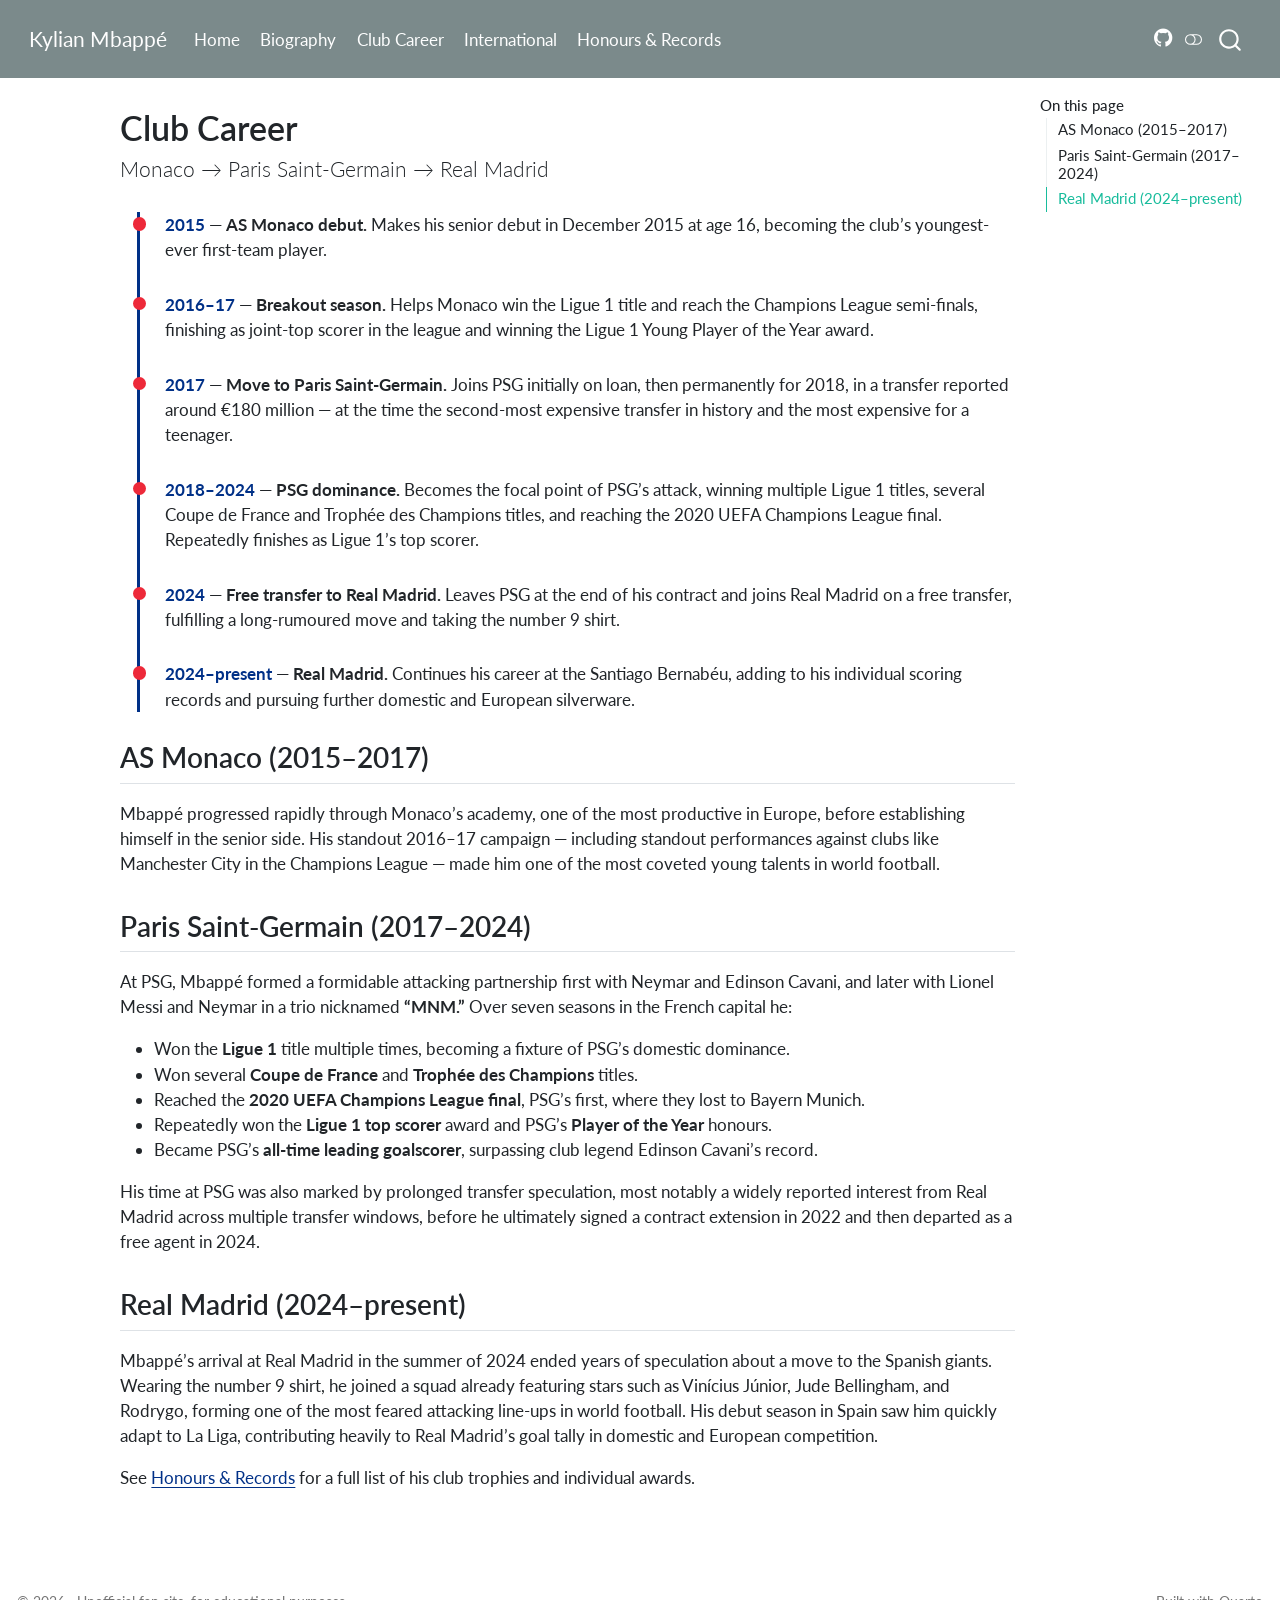
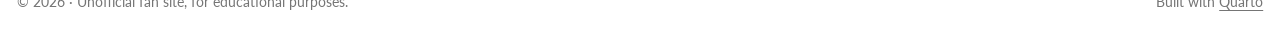
<file: club-career.html>
<!DOCTYPE html>
<html xmlns="http://www.w3.org/1999/xhtml" lang="en" xml:lang="en"><head>

<meta charset="utf-8">
<meta name="generator" content="quarto-1.6.39">

<meta name="viewport" content="width=device-width, initial-scale=1.0, user-scalable=yes">


<title>Club Career – Kylian Mbappé</title>
<style>
code{white-space: pre-wrap;}
span.smallcaps{font-variant: small-caps;}
div.columns{display: flex; gap: min(4vw, 1.5em);}
div.column{flex: auto; overflow-x: auto;}
div.hanging-indent{margin-left: 1.5em; text-indent: -1.5em;}
ul.task-list{list-style: none;}
ul.task-list li input[type="checkbox"] {
  width: 0.8em;
  margin: 0 0.8em 0.2em -1em; /* quarto-specific, see https://github.com/quarto-dev/quarto-cli/issues/4556 */ 
  vertical-align: middle;
}
</style>


<script src="site_libs/quarto-nav/quarto-nav.js"></script>
<script src="site_libs/quarto-nav/headroom.min.js"></script>
<script src="site_libs/clipboard/clipboard.min.js"></script>
<script src="site_libs/quarto-search/autocomplete.umd.js"></script>
<script src="site_libs/quarto-search/fuse.min.js"></script>
<script src="site_libs/quarto-search/quarto-search.js"></script>
<meta name="quarto:offset" content="./">
<script src="site_libs/quarto-html/quarto.js"></script>
<script src="site_libs/quarto-html/popper.min.js"></script>
<script src="site_libs/quarto-html/tippy.umd.min.js"></script>
<script src="site_libs/quarto-html/anchor.min.js"></script>
<link href="site_libs/quarto-html/tippy.css" rel="stylesheet">
<link href="site_libs/quarto-html/quarto-syntax-highlighting-e26003cea8cd680ca0c55a263523d882.css" rel="stylesheet" class="quarto-color-scheme" id="quarto-text-highlighting-styles">
<link href="site_libs/quarto-html/quarto-syntax-highlighting-dark-d166b450ba5a8e9f7a0ab969bf6592c1.css" rel="prefetch" class="quarto-color-scheme quarto-color-alternate" id="quarto-text-highlighting-styles">
<script src="site_libs/bootstrap/bootstrap.min.js"></script>
<link href="site_libs/bootstrap/bootstrap-icons.css" rel="stylesheet">
<link href="site_libs/bootstrap/bootstrap-9016e68da93f8e9d8d0d6a4eea748aac.min.css" rel="stylesheet" append-hash="true" class="quarto-color-scheme" id="quarto-bootstrap" data-mode="light">
<link href="site_libs/bootstrap/bootstrap-dark-939d1bb16aeaf39321758214db0b1a6c.min.css" rel="prefetch" append-hash="true" class="quarto-color-scheme quarto-color-alternate" id="quarto-bootstrap" data-mode="dark">
<script id="quarto-search-options" type="application/json">{
  "location": "navbar",
  "copy-button": false,
  "collapse-after": 3,
  "panel-placement": "end",
  "type": "overlay",
  "limit": 50,
  "keyboard-shortcut": [
    "f",
    "/",
    "s"
  ],
  "show-item-context": false,
  "language": {
    "search-no-results-text": "No results",
    "search-matching-documents-text": "matching documents",
    "search-copy-link-title": "Copy link to search",
    "search-hide-matches-text": "Hide additional matches",
    "search-more-match-text": "more match in this document",
    "search-more-matches-text": "more matches in this document",
    "search-clear-button-title": "Clear",
    "search-text-placeholder": "",
    "search-detached-cancel-button-title": "Cancel",
    "search-submit-button-title": "Submit",
    "search-label": "Search"
  }
}</script>


<link rel="stylesheet" href="styles.css">
</head>

<body class="nav-fixed">

<div id="quarto-search-results"></div>
  <header id="quarto-header" class="headroom fixed-top">
    <nav class="navbar navbar-expand-lg " data-bs-theme="dark">
      <div class="navbar-container container-fluid">
      <div class="navbar-brand-container mx-auto">
    <a class="navbar-brand" href="./index.html">
    <span class="navbar-title">Kylian Mbappé</span>
    </a>
  </div>
            <div id="quarto-search" class="" title="Search"></div>
          <button class="navbar-toggler" type="button" data-bs-toggle="collapse" data-bs-target="#navbarCollapse" aria-controls="navbarCollapse" role="menu" aria-expanded="false" aria-label="Toggle navigation" onclick="if (window.quartoToggleHeadroom) { window.quartoToggleHeadroom(); }">
  <span class="navbar-toggler-icon"></span>
</button>
          <div class="collapse navbar-collapse" id="navbarCollapse">
            <ul class="navbar-nav navbar-nav-scroll me-auto">
  <li class="nav-item">
    <a class="nav-link" href="./index.html"> 
<span class="menu-text">Home</span></a>
  </li>  
  <li class="nav-item">
    <a class="nav-link" href="./biography.html"> 
<span class="menu-text">Biography</span></a>
  </li>  
  <li class="nav-item">
    <a class="nav-link active" href="./club-career.html" aria-current="page"> 
<span class="menu-text">Club Career</span></a>
  </li>  
  <li class="nav-item">
    <a class="nav-link" href="./international.html"> 
<span class="menu-text">International</span></a>
  </li>  
  <li class="nav-item">
    <a class="nav-link" href="./honours.html"> 
<span class="menu-text">Honours &amp; Records</span></a>
  </li>  
</ul>
            <ul class="navbar-nav navbar-nav-scroll ms-auto">
  <li class="nav-item compact">
    <a class="nav-link" href="https://github.com"> <i class="bi bi-github" role="img" aria-label="GitHub">
</i> 
<span class="menu-text"></span></a>
  </li>  
</ul>
          </div> <!-- /navcollapse -->
            <div class="quarto-navbar-tools">
  <a href="" class="quarto-color-scheme-toggle quarto-navigation-tool  px-1" onclick="window.quartoToggleColorScheme(); return false;" title="Toggle dark mode"><i class="bi"></i></a>
</div>
      </div> <!-- /container-fluid -->
    </nav>
</header>
<!-- content -->
<div id="quarto-content" class="quarto-container page-columns page-rows-contents page-layout-article page-navbar">
<!-- sidebar -->
<!-- margin-sidebar -->
    <div id="quarto-margin-sidebar" class="sidebar margin-sidebar">
        <nav id="TOC" role="doc-toc" class="toc-active">
    <h2 id="toc-title">On this page</h2>
   
  <ul>
  <li><a href="#as-monaco-20152017" id="toc-as-monaco-20152017" class="nav-link active" data-scroll-target="#as-monaco-20152017">AS Monaco (2015–2017)</a></li>
  <li><a href="#paris-saint-germain-20172024" id="toc-paris-saint-germain-20172024" class="nav-link" data-scroll-target="#paris-saint-germain-20172024">Paris Saint-Germain (2017–2024)</a></li>
  <li><a href="#real-madrid-2024present" id="toc-real-madrid-2024present" class="nav-link" data-scroll-target="#real-madrid-2024present">Real Madrid (2024–present)</a></li>
  </ul>
</nav>
    </div>
<!-- main -->
<main class="content" id="quarto-document-content">

<header id="title-block-header" class="quarto-title-block default">
<div class="quarto-title">
<h1 class="title">Club Career</h1>
<p class="subtitle lead">Monaco → Paris Saint-Germain → Real Madrid</p>
</div>



<div class="quarto-title-meta">

    
  
    
  </div>
  


</header>


<div class="timeline">
<div class="timeline-item">
<p><span class="year">2015</span> — <strong>AS Monaco debut.</strong> Makes his senior debut in December 2015 at age 16, becoming the club’s youngest-ever first-team player.</p>
</div>
<div class="timeline-item">
<p><span class="year">2016–17</span> — <strong>Breakout season.</strong> Helps Monaco win the Ligue 1 title and reach the Champions League semi-finals, finishing as joint-top scorer in the league and winning the Ligue 1 Young Player of the Year award.</p>
</div>
<div class="timeline-item">
<p><span class="year">2017</span> — <strong>Move to Paris Saint-Germain.</strong> Joins PSG initially on loan, then permanently for 2018, in a transfer reported around €180 million — at the time the second-most expensive transfer in history and the most expensive for a teenager.</p>
</div>
<div class="timeline-item">
<p><span class="year">2018–2024</span> — <strong>PSG dominance.</strong> Becomes the focal point of PSG’s attack, winning multiple Ligue 1 titles, several Coupe de France and Trophée des Champions titles, and reaching the 2020 UEFA Champions League final. Repeatedly finishes as Ligue 1’s top scorer.</p>
</div>
<div class="timeline-item">
<p><span class="year">2024</span> — <strong>Free transfer to Real Madrid.</strong> Leaves PSG at the end of his contract and joins Real Madrid on a free transfer, fulfilling a long-rumoured move and taking the number 9 shirt.</p>
</div>
<div class="timeline-item">
<p><span class="year">2024–present</span> — <strong>Real Madrid.</strong> Continues his career at the Santiago Bernabéu, adding to his individual scoring records and pursuing further domestic and European silverware.</p>
</div>
</div>
<section id="as-monaco-20152017" class="level2">
<h2 class="anchored" data-anchor-id="as-monaco-20152017">AS Monaco (2015–2017)</h2>
<p>Mbappé progressed rapidly through Monaco’s academy, one of the most productive in Europe, before establishing himself in the senior side. His standout 2016–17 campaign — including standout performances against clubs like Manchester City in the Champions League — made him one of the most coveted young talents in world football.</p>
</section>
<section id="paris-saint-germain-20172024" class="level2">
<h2 class="anchored" data-anchor-id="paris-saint-germain-20172024">Paris Saint-Germain (2017–2024)</h2>
<p>At PSG, Mbappé formed a formidable attacking partnership first with Neymar and Edinson Cavani, and later with Lionel Messi and Neymar in a trio nicknamed <strong>“MNM.”</strong> Over seven seasons in the French capital he:</p>
<ul>
<li>Won the <strong>Ligue 1</strong> title multiple times, becoming a fixture of PSG’s domestic dominance.</li>
<li>Won several <strong>Coupe de France</strong> and <strong>Trophée des Champions</strong> titles.</li>
<li>Reached the <strong>2020 UEFA Champions League final</strong>, PSG’s first, where they lost to Bayern Munich.</li>
<li>Repeatedly won the <strong>Ligue 1 top scorer</strong> award and PSG’s <strong>Player of the Year</strong> honours.</li>
<li>Became PSG’s <strong>all-time leading goalscorer</strong>, surpassing club legend Edinson Cavani’s record.</li>
</ul>
<p>His time at PSG was also marked by prolonged transfer speculation, most notably a widely reported interest from Real Madrid across multiple transfer windows, before he ultimately signed a contract extension in 2022 and then departed as a free agent in 2024.</p>
</section>
<section id="real-madrid-2024present" class="level2">
<h2 class="anchored" data-anchor-id="real-madrid-2024present">Real Madrid (2024–present)</h2>
<p>Mbappé’s arrival at Real Madrid in the summer of 2024 ended years of speculation about a move to the Spanish giants. Wearing the number 9 shirt, he joined a squad already featuring stars such as Vinícius Júnior, Jude Bellingham, and Rodrygo, forming one of the most feared attacking line-ups in world football. His debut season in Spain saw him quickly adapt to La Liga, contributing heavily to Real Madrid’s goal tally in domestic and European competition.</p>
<p>See <a href="./honours.html">Honours &amp; Records</a> for a full list of his club trophies and individual awards.</p>


</section>

</main> <!-- /main -->
<script id="quarto-html-after-body" type="application/javascript">
window.document.addEventListener("DOMContentLoaded", function (event) {
  const toggleBodyColorMode = (bsSheetEl) => {
    const mode = bsSheetEl.getAttribute("data-mode");
    const bodyEl = window.document.querySelector("body");
    if (mode === "dark") {
      bodyEl.classList.add("quarto-dark");
      bodyEl.classList.remove("quarto-light");
    } else {
      bodyEl.classList.add("quarto-light");
      bodyEl.classList.remove("quarto-dark");
    }
  }
  const toggleBodyColorPrimary = () => {
    const bsSheetEl = window.document.querySelector("link#quarto-bootstrap");
    if (bsSheetEl) {
      toggleBodyColorMode(bsSheetEl);
    }
  }
  toggleBodyColorPrimary();  
  const disableStylesheet = (stylesheets) => {
    for (let i=0; i < stylesheets.length; i++) {
      const stylesheet = stylesheets[i];
      stylesheet.rel = 'prefetch';
    }
  }
  const enableStylesheet = (stylesheets) => {
    for (let i=0; i < stylesheets.length; i++) {
      const stylesheet = stylesheets[i];
      stylesheet.rel = 'stylesheet';
    }
  }
  const manageTransitions = (selector, allowTransitions) => {
    const els = window.document.querySelectorAll(selector);
    for (let i=0; i < els.length; i++) {
      const el = els[i];
      if (allowTransitions) {
        el.classList.remove('notransition');
      } else {
        el.classList.add('notransition');
      }
    }
  }
  const toggleGiscusIfUsed = (isAlternate, darkModeDefault) => {
    const baseTheme = document.querySelector('#giscus-base-theme')?.value ?? 'light';
    const alternateTheme = document.querySelector('#giscus-alt-theme')?.value ?? 'dark';
    let newTheme = '';
    if(darkModeDefault) {
      newTheme = isAlternate ? baseTheme : alternateTheme;
    } else {
      newTheme = isAlternate ? alternateTheme : baseTheme;
    }
    const changeGiscusTheme = () => {
      // From: https://github.com/giscus/giscus/issues/336
      const sendMessage = (message) => {
        const iframe = document.querySelector('iframe.giscus-frame');
        if (!iframe) return;
        iframe.contentWindow.postMessage({ giscus: message }, 'https://giscus.app');
      }
      sendMessage({
        setConfig: {
          theme: newTheme
        }
      });
    }
    const isGiscussLoaded = window.document.querySelector('iframe.giscus-frame') !== null;
    if (isGiscussLoaded) {
      changeGiscusTheme();
    }
  }
  const toggleColorMode = (alternate) => {
    // Switch the stylesheets
    const alternateStylesheets = window.document.querySelectorAll('link.quarto-color-scheme.quarto-color-alternate');
    manageTransitions('#quarto-margin-sidebar .nav-link', false);
    if (alternate) {
      enableStylesheet(alternateStylesheets);
      for (const sheetNode of alternateStylesheets) {
        if (sheetNode.id === "quarto-bootstrap") {
          toggleBodyColorMode(sheetNode);
        }
      }
    } else {
      disableStylesheet(alternateStylesheets);
      toggleBodyColorPrimary();
    }
    manageTransitions('#quarto-margin-sidebar .nav-link', true);
    // Switch the toggles
    const toggles = window.document.querySelectorAll('.quarto-color-scheme-toggle');
    for (let i=0; i < toggles.length; i++) {
      const toggle = toggles[i];
      if (toggle) {
        if (alternate) {
          toggle.classList.add("alternate");     
        } else {
          toggle.classList.remove("alternate");
        }
      }
    }
    // Hack to workaround the fact that safari doesn't
    // properly recolor the scrollbar when toggling (#1455)
    if (navigator.userAgent.indexOf('Safari') > 0 && navigator.userAgent.indexOf('Chrome') == -1) {
      manageTransitions("body", false);
      window.scrollTo(0, 1);
      setTimeout(() => {
        window.scrollTo(0, 0);
        manageTransitions("body", true);
      }, 40);  
    }
  }
  const isFileUrl = () => { 
    return window.location.protocol === 'file:';
  }
  const hasAlternateSentinel = () => {  
    let styleSentinel = getColorSchemeSentinel();
    if (styleSentinel !== null) {
      return styleSentinel === "alternate";
    } else {
      return false;
    }
  }
  const setStyleSentinel = (alternate) => {
    const value = alternate ? "alternate" : "default";
    if (!isFileUrl()) {
      window.localStorage.setItem("quarto-color-scheme", value);
    } else {
      localAlternateSentinel = value;
    }
  }
  const getColorSchemeSentinel = () => {
    if (!isFileUrl()) {
      const storageValue = window.localStorage.getItem("quarto-color-scheme");
      return storageValue != null ? storageValue : localAlternateSentinel;
    } else {
      return localAlternateSentinel;
    }
  }
  const darkModeDefault = false;
  let localAlternateSentinel = darkModeDefault ? 'alternate' : 'default';
  // Dark / light mode switch
  window.quartoToggleColorScheme = () => {
    // Read the current dark / light value 
    let toAlternate = !hasAlternateSentinel();
    toggleColorMode(toAlternate);
    setStyleSentinel(toAlternate);
    toggleGiscusIfUsed(toAlternate, darkModeDefault);
  };
  // Ensure there is a toggle, if there isn't float one in the top right
  if (window.document.querySelector('.quarto-color-scheme-toggle') === null) {
    const a = window.document.createElement('a');
    a.classList.add('top-right');
    a.classList.add('quarto-color-scheme-toggle');
    a.href = "";
    a.onclick = function() { try { window.quartoToggleColorScheme(); } catch {} return false; };
    const i = window.document.createElement("i");
    i.classList.add('bi');
    a.appendChild(i);
    window.document.body.appendChild(a);
  }
  // Switch to dark mode if need be
  if (hasAlternateSentinel()) {
    toggleColorMode(true);
  } else {
    toggleColorMode(false);
  }
  const icon = "";
  const anchorJS = new window.AnchorJS();
  anchorJS.options = {
    placement: 'right',
    icon: icon
  };
  anchorJS.add('.anchored');
  const isCodeAnnotation = (el) => {
    for (const clz of el.classList) {
      if (clz.startsWith('code-annotation-')) {                     
        return true;
      }
    }
    return false;
  }
  const onCopySuccess = function(e) {
    // button target
    const button = e.trigger;
    // don't keep focus
    button.blur();
    // flash "checked"
    button.classList.add('code-copy-button-checked');
    var currentTitle = button.getAttribute("title");
    button.setAttribute("title", "Copied!");
    let tooltip;
    if (window.bootstrap) {
      button.setAttribute("data-bs-toggle", "tooltip");
      button.setAttribute("data-bs-placement", "left");
      button.setAttribute("data-bs-title", "Copied!");
      tooltip = new bootstrap.Tooltip(button, 
        { trigger: "manual", 
          customClass: "code-copy-button-tooltip",
          offset: [0, -8]});
      tooltip.show();    
    }
    setTimeout(function() {
      if (tooltip) {
        tooltip.hide();
        button.removeAttribute("data-bs-title");
        button.removeAttribute("data-bs-toggle");
        button.removeAttribute("data-bs-placement");
      }
      button.setAttribute("title", currentTitle);
      button.classList.remove('code-copy-button-checked');
    }, 1000);
    // clear code selection
    e.clearSelection();
  }
  const getTextToCopy = function(trigger) {
      const codeEl = trigger.previousElementSibling.cloneNode(true);
      for (const childEl of codeEl.children) {
        if (isCodeAnnotation(childEl)) {
          childEl.remove();
        }
      }
      return codeEl.innerText;
  }
  const clipboard = new window.ClipboardJS('.code-copy-button:not([data-in-quarto-modal])', {
    text: getTextToCopy
  });
  clipboard.on('success', onCopySuccess);
  if (window.document.getElementById('quarto-embedded-source-code-modal')) {
    const clipboardModal = new window.ClipboardJS('.code-copy-button[data-in-quarto-modal]', {
      text: getTextToCopy,
      container: window.document.getElementById('quarto-embedded-source-code-modal')
    });
    clipboardModal.on('success', onCopySuccess);
  }
    var localhostRegex = new RegExp(/^(?:http|https):\/\/localhost\:?[0-9]*\//);
    var mailtoRegex = new RegExp(/^mailto:/);
      var filterRegex = new RegExp('/' + window.location.host + '/');
    var isInternal = (href) => {
        return filterRegex.test(href) || localhostRegex.test(href) || mailtoRegex.test(href);
    }
    // Inspect non-navigation links and adorn them if external
 	var links = window.document.querySelectorAll('a[href]:not(.nav-link):not(.navbar-brand):not(.toc-action):not(.sidebar-link):not(.sidebar-item-toggle):not(.pagination-link):not(.no-external):not([aria-hidden]):not(.dropdown-item):not(.quarto-navigation-tool):not(.about-link)');
    for (var i=0; i<links.length; i++) {
      const link = links[i];
      if (!isInternal(link.href)) {
        // undo the damage that might have been done by quarto-nav.js in the case of
        // links that we want to consider external
        if (link.dataset.originalHref !== undefined) {
          link.href = link.dataset.originalHref;
        }
      }
    }
  function tippyHover(el, contentFn, onTriggerFn, onUntriggerFn) {
    const config = {
      allowHTML: true,
      maxWidth: 500,
      delay: 100,
      arrow: false,
      appendTo: function(el) {
          return el.parentElement;
      },
      interactive: true,
      interactiveBorder: 10,
      theme: 'quarto',
      placement: 'bottom-start',
    };
    if (contentFn) {
      config.content = contentFn;
    }
    if (onTriggerFn) {
      config.onTrigger = onTriggerFn;
    }
    if (onUntriggerFn) {
      config.onUntrigger = onUntriggerFn;
    }
    window.tippy(el, config); 
  }
  const noterefs = window.document.querySelectorAll('a[role="doc-noteref"]');
  for (var i=0; i<noterefs.length; i++) {
    const ref = noterefs[i];
    tippyHover(ref, function() {
      // use id or data attribute instead here
      let href = ref.getAttribute('data-footnote-href') || ref.getAttribute('href');
      try { href = new URL(href).hash; } catch {}
      const id = href.replace(/^#\/?/, "");
      const note = window.document.getElementById(id);
      if (note) {
        return note.innerHTML;
      } else {
        return "";
      }
    });
  }
  const xrefs = window.document.querySelectorAll('a.quarto-xref');
  const processXRef = (id, note) => {
    // Strip column container classes
    const stripColumnClz = (el) => {
      el.classList.remove("page-full", "page-columns");
      if (el.children) {
        for (const child of el.children) {
          stripColumnClz(child);
        }
      }
    }
    stripColumnClz(note)
    if (id === null || id.startsWith('sec-')) {
      // Special case sections, only their first couple elements
      const container = document.createElement("div");
      if (note.children && note.children.length > 2) {
        container.appendChild(note.children[0].cloneNode(true));
        for (let i = 1; i < note.children.length; i++) {
          const child = note.children[i];
          if (child.tagName === "P" && child.innerText === "") {
            continue;
          } else {
            container.appendChild(child.cloneNode(true));
            break;
          }
        }
        if (window.Quarto?.typesetMath) {
          window.Quarto.typesetMath(container);
        }
        return container.innerHTML
      } else {
        if (window.Quarto?.typesetMath) {
          window.Quarto.typesetMath(note);
        }
        return note.innerHTML;
      }
    } else {
      // Remove any anchor links if they are present
      const anchorLink = note.querySelector('a.anchorjs-link');
      if (anchorLink) {
        anchorLink.remove();
      }
      if (window.Quarto?.typesetMath) {
        window.Quarto.typesetMath(note);
      }
      if (note.classList.contains("callout")) {
        return note.outerHTML;
      } else {
        return note.innerHTML;
      }
    }
  }
  for (var i=0; i<xrefs.length; i++) {
    const xref = xrefs[i];
    tippyHover(xref, undefined, function(instance) {
      instance.disable();
      let url = xref.getAttribute('href');
      let hash = undefined; 
      if (url.startsWith('#')) {
        hash = url;
      } else {
        try { hash = new URL(url).hash; } catch {}
      }
      if (hash) {
        const id = hash.replace(/^#\/?/, "");
        const note = window.document.getElementById(id);
        if (note !== null) {
          try {
            const html = processXRef(id, note.cloneNode(true));
            instance.setContent(html);
          } finally {
            instance.enable();
            instance.show();
          }
        } else {
          // See if we can fetch this
          fetch(url.split('#')[0])
          .then(res => res.text())
          .then(html => {
            const parser = new DOMParser();
            const htmlDoc = parser.parseFromString(html, "text/html");
            const note = htmlDoc.getElementById(id);
            if (note !== null) {
              const html = processXRef(id, note);
              instance.setContent(html);
            } 
          }).finally(() => {
            instance.enable();
            instance.show();
          });
        }
      } else {
        // See if we can fetch a full url (with no hash to target)
        // This is a special case and we should probably do some content thinning / targeting
        fetch(url)
        .then(res => res.text())
        .then(html => {
          const parser = new DOMParser();
          const htmlDoc = parser.parseFromString(html, "text/html");
          const note = htmlDoc.querySelector('main.content');
          if (note !== null) {
            // This should only happen for chapter cross references
            // (since there is no id in the URL)
            // remove the first header
            if (note.children.length > 0 && note.children[0].tagName === "HEADER") {
              note.children[0].remove();
            }
            const html = processXRef(null, note);
            instance.setContent(html);
          } 
        }).finally(() => {
          instance.enable();
          instance.show();
        });
      }
    }, function(instance) {
    });
  }
      let selectedAnnoteEl;
      const selectorForAnnotation = ( cell, annotation) => {
        let cellAttr = 'data-code-cell="' + cell + '"';
        let lineAttr = 'data-code-annotation="' +  annotation + '"';
        const selector = 'span[' + cellAttr + '][' + lineAttr + ']';
        return selector;
      }
      const selectCodeLines = (annoteEl) => {
        const doc = window.document;
        const targetCell = annoteEl.getAttribute("data-target-cell");
        const targetAnnotation = annoteEl.getAttribute("data-target-annotation");
        const annoteSpan = window.document.querySelector(selectorForAnnotation(targetCell, targetAnnotation));
        const lines = annoteSpan.getAttribute("data-code-lines").split(",");
        const lineIds = lines.map((line) => {
          return targetCell + "-" + line;
        })
        let top = null;
        let height = null;
        let parent = null;
        if (lineIds.length > 0) {
            //compute the position of the single el (top and bottom and make a div)
            const el = window.document.getElementById(lineIds[0]);
            top = el.offsetTop;
            height = el.offsetHeight;
            parent = el.parentElement.parentElement;
          if (lineIds.length > 1) {
            const lastEl = window.document.getElementById(lineIds[lineIds.length - 1]);
            const bottom = lastEl.offsetTop + lastEl.offsetHeight;
            height = bottom - top;
          }
          if (top !== null && height !== null && parent !== null) {
            // cook up a div (if necessary) and position it 
            let div = window.document.getElementById("code-annotation-line-highlight");
            if (div === null) {
              div = window.document.createElement("div");
              div.setAttribute("id", "code-annotation-line-highlight");
              div.style.position = 'absolute';
              parent.appendChild(div);
            }
            div.style.top = top - 2 + "px";
            div.style.height = height + 4 + "px";
            div.style.left = 0;
            let gutterDiv = window.document.getElementById("code-annotation-line-highlight-gutter");
            if (gutterDiv === null) {
              gutterDiv = window.document.createElement("div");
              gutterDiv.setAttribute("id", "code-annotation-line-highlight-gutter");
              gutterDiv.style.position = 'absolute';
              const codeCell = window.document.getElementById(targetCell);
              const gutter = codeCell.querySelector('.code-annotation-gutter');
              gutter.appendChild(gutterDiv);
            }
            gutterDiv.style.top = top - 2 + "px";
            gutterDiv.style.height = height + 4 + "px";
          }
          selectedAnnoteEl = annoteEl;
        }
      };
      const unselectCodeLines = () => {
        const elementsIds = ["code-annotation-line-highlight", "code-annotation-line-highlight-gutter"];
        elementsIds.forEach((elId) => {
          const div = window.document.getElementById(elId);
          if (div) {
            div.remove();
          }
        });
        selectedAnnoteEl = undefined;
      };
        // Handle positioning of the toggle
    window.addEventListener(
      "resize",
      throttle(() => {
        elRect = undefined;
        if (selectedAnnoteEl) {
          selectCodeLines(selectedAnnoteEl);
        }
      }, 10)
    );
    function throttle(fn, ms) {
    let throttle = false;
    let timer;
      return (...args) => {
        if(!throttle) { // first call gets through
            fn.apply(this, args);
            throttle = true;
        } else { // all the others get throttled
            if(timer) clearTimeout(timer); // cancel #2
            timer = setTimeout(() => {
              fn.apply(this, args);
              timer = throttle = false;
            }, ms);
        }
      };
    }
      // Attach click handler to the DT
      const annoteDls = window.document.querySelectorAll('dt[data-target-cell]');
      for (const annoteDlNode of annoteDls) {
        annoteDlNode.addEventListener('click', (event) => {
          const clickedEl = event.target;
          if (clickedEl !== selectedAnnoteEl) {
            unselectCodeLines();
            const activeEl = window.document.querySelector('dt[data-target-cell].code-annotation-active');
            if (activeEl) {
              activeEl.classList.remove('code-annotation-active');
            }
            selectCodeLines(clickedEl);
            clickedEl.classList.add('code-annotation-active');
          } else {
            // Unselect the line
            unselectCodeLines();
            clickedEl.classList.remove('code-annotation-active');
          }
        });
      }
  const findCites = (el) => {
    const parentEl = el.parentElement;
    if (parentEl) {
      const cites = parentEl.dataset.cites;
      if (cites) {
        return {
          el,
          cites: cites.split(' ')
        };
      } else {
        return findCites(el.parentElement)
      }
    } else {
      return undefined;
    }
  };
  var bibliorefs = window.document.querySelectorAll('a[role="doc-biblioref"]');
  for (var i=0; i<bibliorefs.length; i++) {
    const ref = bibliorefs[i];
    const citeInfo = findCites(ref);
    if (citeInfo) {
      tippyHover(citeInfo.el, function() {
        var popup = window.document.createElement('div');
        citeInfo.cites.forEach(function(cite) {
          var citeDiv = window.document.createElement('div');
          citeDiv.classList.add('hanging-indent');
          citeDiv.classList.add('csl-entry');
          var biblioDiv = window.document.getElementById('ref-' + cite);
          if (biblioDiv) {
            citeDiv.innerHTML = biblioDiv.innerHTML;
          }
          popup.appendChild(citeDiv);
        });
        return popup.innerHTML;
      });
    }
  }
});
</script>
</div> <!-- /content -->
<footer class="footer">
  <div class="nav-footer">
    <div class="nav-footer-left">
<p>© 2026 · Unofficial fan site, for educational purposes.</p>
</div>   
    <div class="nav-footer-center">
      &nbsp;
    </div>
    <div class="nav-footer-right">
<p>Built with <a href="https://quarto.org">Quarto</a></p>
</div>
  </div>
</footer>




</body></html>
</file>
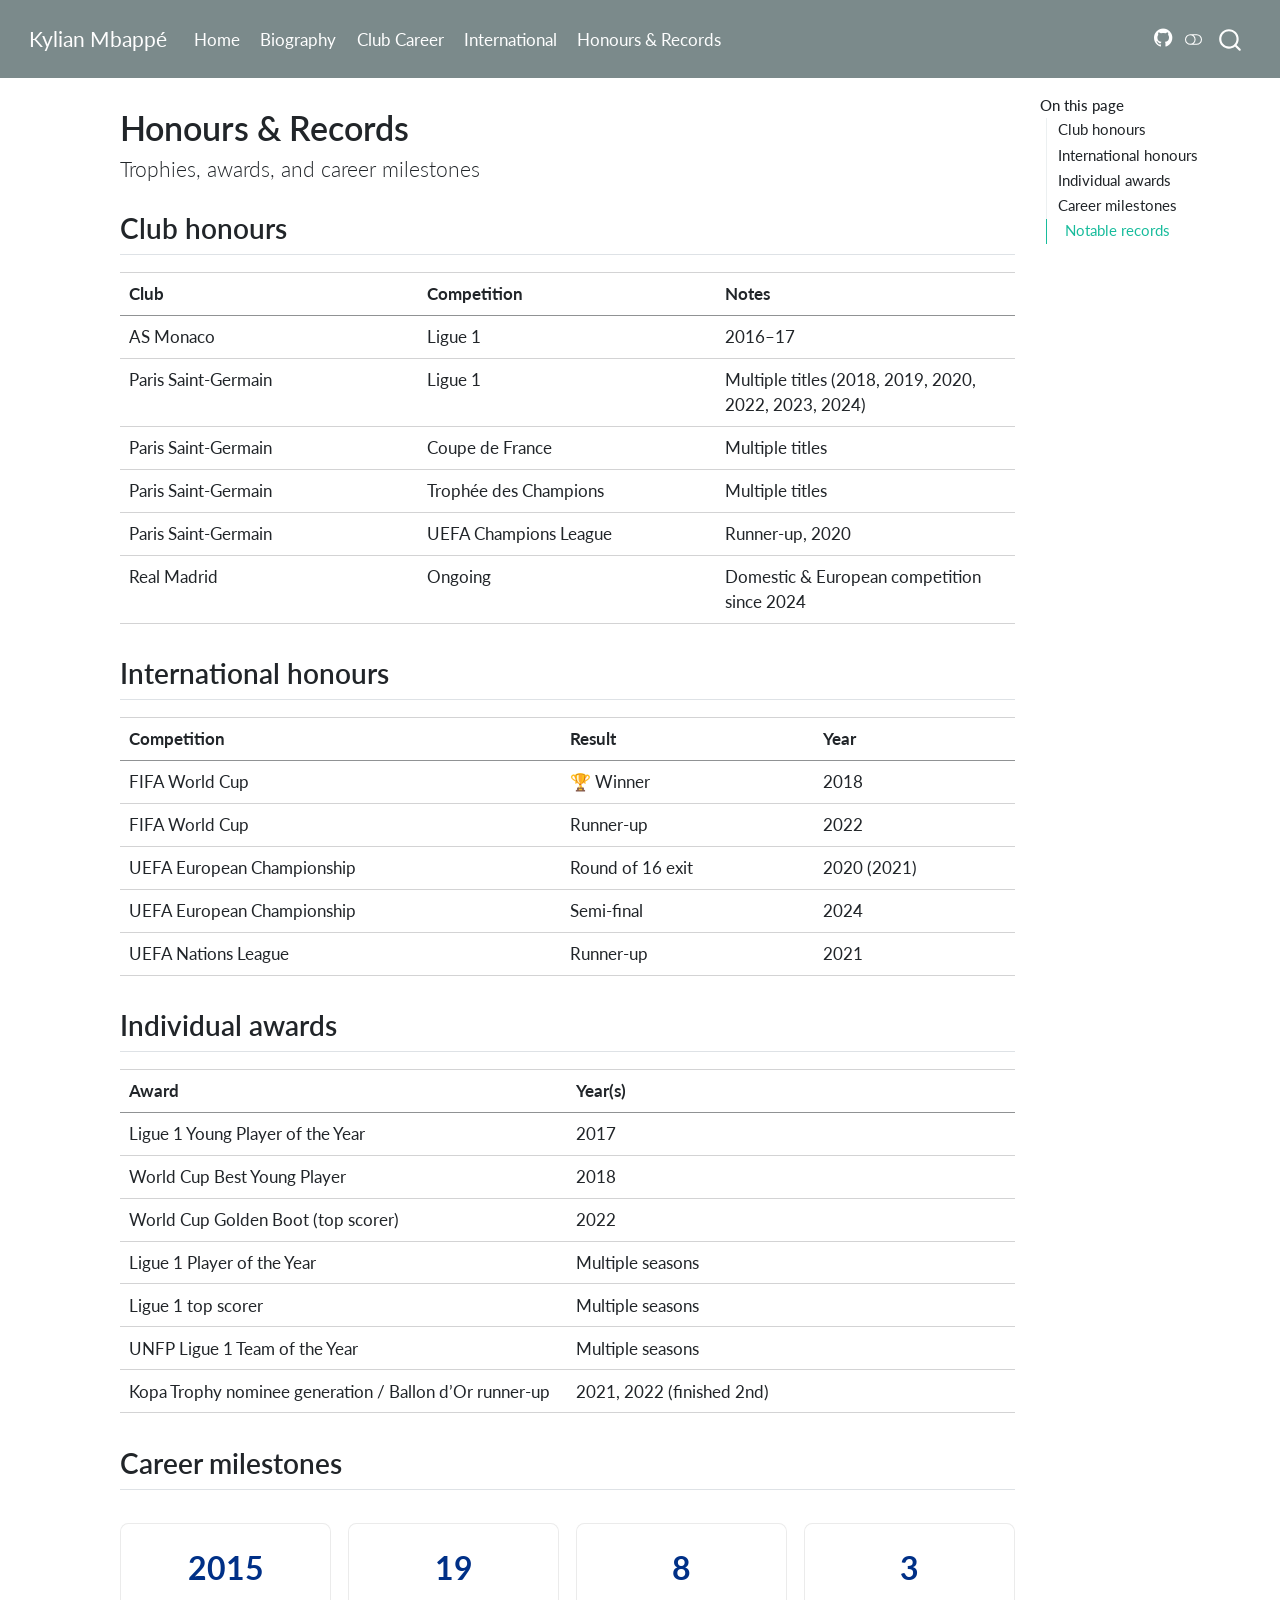
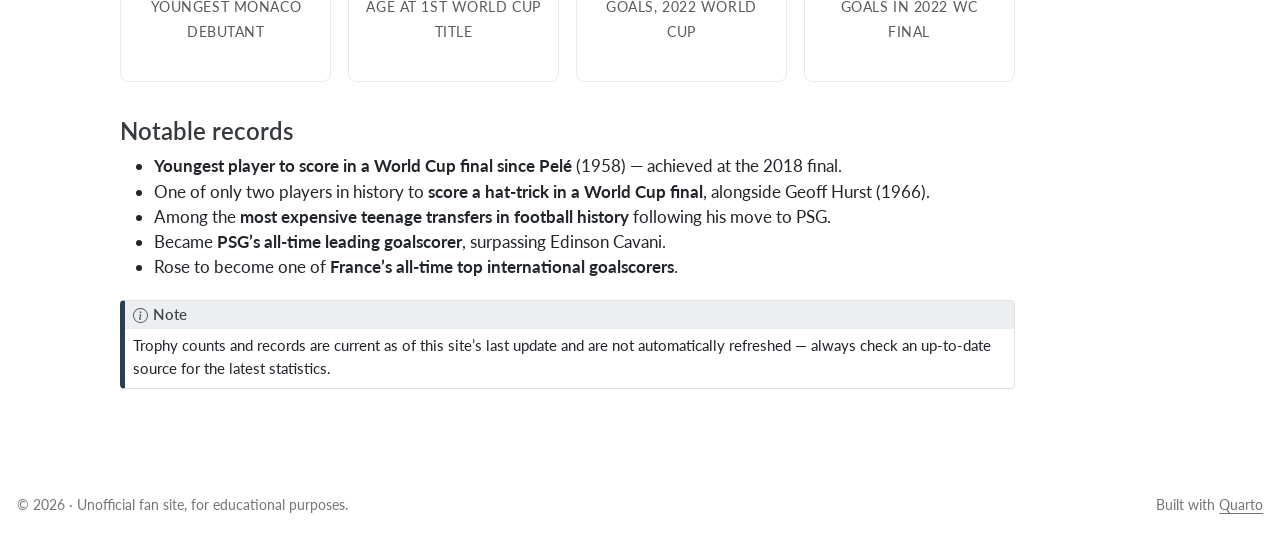
<file: honours.html>
<!DOCTYPE html>
<html xmlns="http://www.w3.org/1999/xhtml" lang="en" xml:lang="en"><head>

<meta charset="utf-8">
<meta name="generator" content="quarto-1.6.39">

<meta name="viewport" content="width=device-width, initial-scale=1.0, user-scalable=yes">


<title>Honours &amp; Records – Kylian Mbappé</title>
<style>
code{white-space: pre-wrap;}
span.smallcaps{font-variant: small-caps;}
div.columns{display: flex; gap: min(4vw, 1.5em);}
div.column{flex: auto; overflow-x: auto;}
div.hanging-indent{margin-left: 1.5em; text-indent: -1.5em;}
ul.task-list{list-style: none;}
ul.task-list li input[type="checkbox"] {
  width: 0.8em;
  margin: 0 0.8em 0.2em -1em; /* quarto-specific, see https://github.com/quarto-dev/quarto-cli/issues/4556 */ 
  vertical-align: middle;
}
</style>


<script src="site_libs/quarto-nav/quarto-nav.js"></script>
<script src="site_libs/quarto-nav/headroom.min.js"></script>
<script src="site_libs/clipboard/clipboard.min.js"></script>
<script src="site_libs/quarto-search/autocomplete.umd.js"></script>
<script src="site_libs/quarto-search/fuse.min.js"></script>
<script src="site_libs/quarto-search/quarto-search.js"></script>
<meta name="quarto:offset" content="./">
<script src="site_libs/quarto-html/quarto.js"></script>
<script src="site_libs/quarto-html/popper.min.js"></script>
<script src="site_libs/quarto-html/tippy.umd.min.js"></script>
<script src="site_libs/quarto-html/anchor.min.js"></script>
<link href="site_libs/quarto-html/tippy.css" rel="stylesheet">
<link href="site_libs/quarto-html/quarto-syntax-highlighting-e26003cea8cd680ca0c55a263523d882.css" rel="stylesheet" class="quarto-color-scheme" id="quarto-text-highlighting-styles">
<link href="site_libs/quarto-html/quarto-syntax-highlighting-dark-d166b450ba5a8e9f7a0ab969bf6592c1.css" rel="prefetch" class="quarto-color-scheme quarto-color-alternate" id="quarto-text-highlighting-styles">
<script src="site_libs/bootstrap/bootstrap.min.js"></script>
<link href="site_libs/bootstrap/bootstrap-icons.css" rel="stylesheet">
<link href="site_libs/bootstrap/bootstrap-9016e68da93f8e9d8d0d6a4eea748aac.min.css" rel="stylesheet" append-hash="true" class="quarto-color-scheme" id="quarto-bootstrap" data-mode="light">
<link href="site_libs/bootstrap/bootstrap-dark-939d1bb16aeaf39321758214db0b1a6c.min.css" rel="prefetch" append-hash="true" class="quarto-color-scheme quarto-color-alternate" id="quarto-bootstrap" data-mode="dark">
<script id="quarto-search-options" type="application/json">{
  "location": "navbar",
  "copy-button": false,
  "collapse-after": 3,
  "panel-placement": "end",
  "type": "overlay",
  "limit": 50,
  "keyboard-shortcut": [
    "f",
    "/",
    "s"
  ],
  "show-item-context": false,
  "language": {
    "search-no-results-text": "No results",
    "search-matching-documents-text": "matching documents",
    "search-copy-link-title": "Copy link to search",
    "search-hide-matches-text": "Hide additional matches",
    "search-more-match-text": "more match in this document",
    "search-more-matches-text": "more matches in this document",
    "search-clear-button-title": "Clear",
    "search-text-placeholder": "",
    "search-detached-cancel-button-title": "Cancel",
    "search-submit-button-title": "Submit",
    "search-label": "Search"
  }
}</script>


<link rel="stylesheet" href="styles.css">
</head>

<body class="nav-fixed">

<div id="quarto-search-results"></div>
  <header id="quarto-header" class="headroom fixed-top">
    <nav class="navbar navbar-expand-lg " data-bs-theme="dark">
      <div class="navbar-container container-fluid">
      <div class="navbar-brand-container mx-auto">
    <a class="navbar-brand" href="./index.html">
    <span class="navbar-title">Kylian Mbappé</span>
    </a>
  </div>
            <div id="quarto-search" class="" title="Search"></div>
          <button class="navbar-toggler" type="button" data-bs-toggle="collapse" data-bs-target="#navbarCollapse" aria-controls="navbarCollapse" role="menu" aria-expanded="false" aria-label="Toggle navigation" onclick="if (window.quartoToggleHeadroom) { window.quartoToggleHeadroom(); }">
  <span class="navbar-toggler-icon"></span>
</button>
          <div class="collapse navbar-collapse" id="navbarCollapse">
            <ul class="navbar-nav navbar-nav-scroll me-auto">
  <li class="nav-item">
    <a class="nav-link" href="./index.html"> 
<span class="menu-text">Home</span></a>
  </li>  
  <li class="nav-item">
    <a class="nav-link" href="./biography.html"> 
<span class="menu-text">Biography</span></a>
  </li>  
  <li class="nav-item">
    <a class="nav-link" href="./club-career.html"> 
<span class="menu-text">Club Career</span></a>
  </li>  
  <li class="nav-item">
    <a class="nav-link" href="./international.html"> 
<span class="menu-text">International</span></a>
  </li>  
  <li class="nav-item">
    <a class="nav-link active" href="./honours.html" aria-current="page"> 
<span class="menu-text">Honours &amp; Records</span></a>
  </li>  
</ul>
            <ul class="navbar-nav navbar-nav-scroll ms-auto">
  <li class="nav-item compact">
    <a class="nav-link" href="https://github.com"> <i class="bi bi-github" role="img" aria-label="GitHub">
</i> 
<span class="menu-text"></span></a>
  </li>  
</ul>
          </div> <!-- /navcollapse -->
            <div class="quarto-navbar-tools">
  <a href="" class="quarto-color-scheme-toggle quarto-navigation-tool  px-1" onclick="window.quartoToggleColorScheme(); return false;" title="Toggle dark mode"><i class="bi"></i></a>
</div>
      </div> <!-- /container-fluid -->
    </nav>
</header>
<!-- content -->
<div id="quarto-content" class="quarto-container page-columns page-rows-contents page-layout-article page-navbar">
<!-- sidebar -->
<!-- margin-sidebar -->
    <div id="quarto-margin-sidebar" class="sidebar margin-sidebar">
        <nav id="TOC" role="doc-toc" class="toc-active">
    <h2 id="toc-title">On this page</h2>
   
  <ul>
  <li><a href="#club-honours" id="toc-club-honours" class="nav-link active" data-scroll-target="#club-honours">Club honours</a></li>
  <li><a href="#international-honours" id="toc-international-honours" class="nav-link" data-scroll-target="#international-honours">International honours</a></li>
  <li><a href="#individual-awards" id="toc-individual-awards" class="nav-link" data-scroll-target="#individual-awards">Individual awards</a></li>
  <li><a href="#career-milestones" id="toc-career-milestones" class="nav-link" data-scroll-target="#career-milestones">Career milestones</a>
  <ul class="collapse">
  <li><a href="#notable-records" id="toc-notable-records" class="nav-link" data-scroll-target="#notable-records">Notable records</a></li>
  </ul></li>
  </ul>
</nav>
    </div>
<!-- main -->
<main class="content" id="quarto-document-content">

<header id="title-block-header" class="quarto-title-block default">
<div class="quarto-title">
<h1 class="title">Honours &amp; Records</h1>
<p class="subtitle lead">Trophies, awards, and career milestones</p>
</div>



<div class="quarto-title-meta">

    
  
    
  </div>
  


</header>


<section id="club-honours" class="level2">
<h2 class="anchored" data-anchor-id="club-honours">Club honours</h2>
<table class="caption-top table">
<colgroup>
<col style="width: 33%">
<col style="width: 33%">
<col style="width: 33%">
</colgroup>
<thead>
<tr class="header">
<th>Club</th>
<th>Competition</th>
<th>Notes</th>
</tr>
</thead>
<tbody>
<tr class="odd">
<td>AS Monaco</td>
<td>Ligue 1</td>
<td>2016–17</td>
</tr>
<tr class="even">
<td>Paris Saint-Germain</td>
<td>Ligue 1</td>
<td>Multiple titles (2018, 2019, 2020, 2022, 2023, 2024)</td>
</tr>
<tr class="odd">
<td>Paris Saint-Germain</td>
<td>Coupe de France</td>
<td>Multiple titles</td>
</tr>
<tr class="even">
<td>Paris Saint-Germain</td>
<td>Trophée des Champions</td>
<td>Multiple titles</td>
</tr>
<tr class="odd">
<td>Paris Saint-Germain</td>
<td>UEFA Champions League</td>
<td>Runner-up, 2020</td>
</tr>
<tr class="even">
<td>Real Madrid</td>
<td>Ongoing</td>
<td>Domestic &amp; European competition since 2024</td>
</tr>
</tbody>
</table>
</section>
<section id="international-honours" class="level2">
<h2 class="anchored" data-anchor-id="international-honours">International honours</h2>
<table class="caption-top table">
<thead>
<tr class="header">
<th>Competition</th>
<th>Result</th>
<th>Year</th>
</tr>
</thead>
<tbody>
<tr class="odd">
<td>FIFA World Cup</td>
<td>🏆 Winner</td>
<td>2018</td>
</tr>
<tr class="even">
<td>FIFA World Cup</td>
<td>Runner-up</td>
<td>2022</td>
</tr>
<tr class="odd">
<td>UEFA European Championship</td>
<td>Round of 16 exit</td>
<td>2020 (2021)</td>
</tr>
<tr class="even">
<td>UEFA European Championship</td>
<td>Semi-final</td>
<td>2024</td>
</tr>
<tr class="odd">
<td>UEFA Nations League</td>
<td>Runner-up</td>
<td>2021</td>
</tr>
</tbody>
</table>
</section>
<section id="individual-awards" class="level2">
<h2 class="anchored" data-anchor-id="individual-awards">Individual awards</h2>
<table class="caption-top table">
<colgroup>
<col style="width: 50%">
<col style="width: 50%">
</colgroup>
<thead>
<tr class="header">
<th>Award</th>
<th>Year(s)</th>
</tr>
</thead>
<tbody>
<tr class="odd">
<td>Ligue 1 Young Player of the Year</td>
<td>2017</td>
</tr>
<tr class="even">
<td>World Cup Best Young Player</td>
<td>2018</td>
</tr>
<tr class="odd">
<td>World Cup Golden Boot (top scorer)</td>
<td>2022</td>
</tr>
<tr class="even">
<td>Ligue 1 Player of the Year</td>
<td>Multiple seasons</td>
</tr>
<tr class="odd">
<td>Ligue 1 top scorer</td>
<td>Multiple seasons</td>
</tr>
<tr class="even">
<td>UNFP Ligue 1 Team of the Year</td>
<td>Multiple seasons</td>
</tr>
<tr class="odd">
<td>Kopa Trophy nominee generation / Ballon d’Or runner-up</td>
<td>2021, 2022 (finished 2nd)</td>
</tr>
</tbody>
</table>
</section>
<section id="career-milestones" class="level2">
<h2 class="anchored" data-anchor-id="career-milestones">Career milestones</h2>
<div class="stat-grid">
<div class="stat-card">
<p><span class="stat-number">2015</span> <span class="stat-label">Youngest Monaco debutant</span></p>
</div>
<div class="stat-card">
<p><span class="stat-number">19</span> <span class="stat-label">Age at 1st World Cup title</span></p>
</div>
<div class="stat-card">
<p><span class="stat-number">8</span> <span class="stat-label">Goals, 2022 World Cup</span></p>
</div>
<div class="stat-card">
<p><span class="stat-number">3</span> <span class="stat-label">Goals in 2022 WC Final</span></p>
</div>
</div>
<section id="notable-records" class="level3">
<h3 class="anchored" data-anchor-id="notable-records">Notable records</h3>
<ul>
<li><strong>Youngest player to score in a World Cup final since Pelé</strong> (1958) — achieved at the 2018 final.</li>
<li>One of only two players in history to <strong>score a hat-trick in a World Cup final</strong>, alongside Geoff Hurst (1966).</li>
<li>Among the <strong>most expensive teenage transfers in football history</strong> following his move to PSG.</li>
<li>Became <strong>PSG’s all-time leading goalscorer</strong>, surpassing Edinson Cavani.</li>
<li>Rose to become one of <strong>France’s all-time top international goalscorers</strong>.</li>
</ul>
<div class="callout callout-style-default callout-note callout-titled">
<div class="callout-header d-flex align-content-center">
<div class="callout-icon-container">
<i class="callout-icon"></i>
</div>
<div class="callout-title-container flex-fill">
Note
</div>
</div>
<div class="callout-body-container callout-body">
<p>Trophy counts and records are current as of this site’s last update and are not automatically refreshed — always check an up-to-date source for the latest statistics.</p>
</div>
</div>


</section>
</section>

</main> <!-- /main -->
<script id="quarto-html-after-body" type="application/javascript">
window.document.addEventListener("DOMContentLoaded", function (event) {
  const toggleBodyColorMode = (bsSheetEl) => {
    const mode = bsSheetEl.getAttribute("data-mode");
    const bodyEl = window.document.querySelector("body");
    if (mode === "dark") {
      bodyEl.classList.add("quarto-dark");
      bodyEl.classList.remove("quarto-light");
    } else {
      bodyEl.classList.add("quarto-light");
      bodyEl.classList.remove("quarto-dark");
    }
  }
  const toggleBodyColorPrimary = () => {
    const bsSheetEl = window.document.querySelector("link#quarto-bootstrap");
    if (bsSheetEl) {
      toggleBodyColorMode(bsSheetEl);
    }
  }
  toggleBodyColorPrimary();  
  const disableStylesheet = (stylesheets) => {
    for (let i=0; i < stylesheets.length; i++) {
      const stylesheet = stylesheets[i];
      stylesheet.rel = 'prefetch';
    }
  }
  const enableStylesheet = (stylesheets) => {
    for (let i=0; i < stylesheets.length; i++) {
      const stylesheet = stylesheets[i];
      stylesheet.rel = 'stylesheet';
    }
  }
  const manageTransitions = (selector, allowTransitions) => {
    const els = window.document.querySelectorAll(selector);
    for (let i=0; i < els.length; i++) {
      const el = els[i];
      if (allowTransitions) {
        el.classList.remove('notransition');
      } else {
        el.classList.add('notransition');
      }
    }
  }
  const toggleGiscusIfUsed = (isAlternate, darkModeDefault) => {
    const baseTheme = document.querySelector('#giscus-base-theme')?.value ?? 'light';
    const alternateTheme = document.querySelector('#giscus-alt-theme')?.value ?? 'dark';
    let newTheme = '';
    if(darkModeDefault) {
      newTheme = isAlternate ? baseTheme : alternateTheme;
    } else {
      newTheme = isAlternate ? alternateTheme : baseTheme;
    }
    const changeGiscusTheme = () => {
      // From: https://github.com/giscus/giscus/issues/336
      const sendMessage = (message) => {
        const iframe = document.querySelector('iframe.giscus-frame');
        if (!iframe) return;
        iframe.contentWindow.postMessage({ giscus: message }, 'https://giscus.app');
      }
      sendMessage({
        setConfig: {
          theme: newTheme
        }
      });
    }
    const isGiscussLoaded = window.document.querySelector('iframe.giscus-frame') !== null;
    if (isGiscussLoaded) {
      changeGiscusTheme();
    }
  }
  const toggleColorMode = (alternate) => {
    // Switch the stylesheets
    const alternateStylesheets = window.document.querySelectorAll('link.quarto-color-scheme.quarto-color-alternate');
    manageTransitions('#quarto-margin-sidebar .nav-link', false);
    if (alternate) {
      enableStylesheet(alternateStylesheets);
      for (const sheetNode of alternateStylesheets) {
        if (sheetNode.id === "quarto-bootstrap") {
          toggleBodyColorMode(sheetNode);
        }
      }
    } else {
      disableStylesheet(alternateStylesheets);
      toggleBodyColorPrimary();
    }
    manageTransitions('#quarto-margin-sidebar .nav-link', true);
    // Switch the toggles
    const toggles = window.document.querySelectorAll('.quarto-color-scheme-toggle');
    for (let i=0; i < toggles.length; i++) {
      const toggle = toggles[i];
      if (toggle) {
        if (alternate) {
          toggle.classList.add("alternate");     
        } else {
          toggle.classList.remove("alternate");
        }
      }
    }
    // Hack to workaround the fact that safari doesn't
    // properly recolor the scrollbar when toggling (#1455)
    if (navigator.userAgent.indexOf('Safari') > 0 && navigator.userAgent.indexOf('Chrome') == -1) {
      manageTransitions("body", false);
      window.scrollTo(0, 1);
      setTimeout(() => {
        window.scrollTo(0, 0);
        manageTransitions("body", true);
      }, 40);  
    }
  }
  const isFileUrl = () => { 
    return window.location.protocol === 'file:';
  }
  const hasAlternateSentinel = () => {  
    let styleSentinel = getColorSchemeSentinel();
    if (styleSentinel !== null) {
      return styleSentinel === "alternate";
    } else {
      return false;
    }
  }
  const setStyleSentinel = (alternate) => {
    const value = alternate ? "alternate" : "default";
    if (!isFileUrl()) {
      window.localStorage.setItem("quarto-color-scheme", value);
    } else {
      localAlternateSentinel = value;
    }
  }
  const getColorSchemeSentinel = () => {
    if (!isFileUrl()) {
      const storageValue = window.localStorage.getItem("quarto-color-scheme");
      return storageValue != null ? storageValue : localAlternateSentinel;
    } else {
      return localAlternateSentinel;
    }
  }
  const darkModeDefault = false;
  let localAlternateSentinel = darkModeDefault ? 'alternate' : 'default';
  // Dark / light mode switch
  window.quartoToggleColorScheme = () => {
    // Read the current dark / light value 
    let toAlternate = !hasAlternateSentinel();
    toggleColorMode(toAlternate);
    setStyleSentinel(toAlternate);
    toggleGiscusIfUsed(toAlternate, darkModeDefault);
  };
  // Ensure there is a toggle, if there isn't float one in the top right
  if (window.document.querySelector('.quarto-color-scheme-toggle') === null) {
    const a = window.document.createElement('a');
    a.classList.add('top-right');
    a.classList.add('quarto-color-scheme-toggle');
    a.href = "";
    a.onclick = function() { try { window.quartoToggleColorScheme(); } catch {} return false; };
    const i = window.document.createElement("i");
    i.classList.add('bi');
    a.appendChild(i);
    window.document.body.appendChild(a);
  }
  // Switch to dark mode if need be
  if (hasAlternateSentinel()) {
    toggleColorMode(true);
  } else {
    toggleColorMode(false);
  }
  const icon = "";
  const anchorJS = new window.AnchorJS();
  anchorJS.options = {
    placement: 'right',
    icon: icon
  };
  anchorJS.add('.anchored');
  const isCodeAnnotation = (el) => {
    for (const clz of el.classList) {
      if (clz.startsWith('code-annotation-')) {                     
        return true;
      }
    }
    return false;
  }
  const onCopySuccess = function(e) {
    // button target
    const button = e.trigger;
    // don't keep focus
    button.blur();
    // flash "checked"
    button.classList.add('code-copy-button-checked');
    var currentTitle = button.getAttribute("title");
    button.setAttribute("title", "Copied!");
    let tooltip;
    if (window.bootstrap) {
      button.setAttribute("data-bs-toggle", "tooltip");
      button.setAttribute("data-bs-placement", "left");
      button.setAttribute("data-bs-title", "Copied!");
      tooltip = new bootstrap.Tooltip(button, 
        { trigger: "manual", 
          customClass: "code-copy-button-tooltip",
          offset: [0, -8]});
      tooltip.show();    
    }
    setTimeout(function() {
      if (tooltip) {
        tooltip.hide();
        button.removeAttribute("data-bs-title");
        button.removeAttribute("data-bs-toggle");
        button.removeAttribute("data-bs-placement");
      }
      button.setAttribute("title", currentTitle);
      button.classList.remove('code-copy-button-checked');
    }, 1000);
    // clear code selection
    e.clearSelection();
  }
  const getTextToCopy = function(trigger) {
      const codeEl = trigger.previousElementSibling.cloneNode(true);
      for (const childEl of codeEl.children) {
        if (isCodeAnnotation(childEl)) {
          childEl.remove();
        }
      }
      return codeEl.innerText;
  }
  const clipboard = new window.ClipboardJS('.code-copy-button:not([data-in-quarto-modal])', {
    text: getTextToCopy
  });
  clipboard.on('success', onCopySuccess);
  if (window.document.getElementById('quarto-embedded-source-code-modal')) {
    const clipboardModal = new window.ClipboardJS('.code-copy-button[data-in-quarto-modal]', {
      text: getTextToCopy,
      container: window.document.getElementById('quarto-embedded-source-code-modal')
    });
    clipboardModal.on('success', onCopySuccess);
  }
    var localhostRegex = new RegExp(/^(?:http|https):\/\/localhost\:?[0-9]*\//);
    var mailtoRegex = new RegExp(/^mailto:/);
      var filterRegex = new RegExp('/' + window.location.host + '/');
    var isInternal = (href) => {
        return filterRegex.test(href) || localhostRegex.test(href) || mailtoRegex.test(href);
    }
    // Inspect non-navigation links and adorn them if external
 	var links = window.document.querySelectorAll('a[href]:not(.nav-link):not(.navbar-brand):not(.toc-action):not(.sidebar-link):not(.sidebar-item-toggle):not(.pagination-link):not(.no-external):not([aria-hidden]):not(.dropdown-item):not(.quarto-navigation-tool):not(.about-link)');
    for (var i=0; i<links.length; i++) {
      const link = links[i];
      if (!isInternal(link.href)) {
        // undo the damage that might have been done by quarto-nav.js in the case of
        // links that we want to consider external
        if (link.dataset.originalHref !== undefined) {
          link.href = link.dataset.originalHref;
        }
      }
    }
  function tippyHover(el, contentFn, onTriggerFn, onUntriggerFn) {
    const config = {
      allowHTML: true,
      maxWidth: 500,
      delay: 100,
      arrow: false,
      appendTo: function(el) {
          return el.parentElement;
      },
      interactive: true,
      interactiveBorder: 10,
      theme: 'quarto',
      placement: 'bottom-start',
    };
    if (contentFn) {
      config.content = contentFn;
    }
    if (onTriggerFn) {
      config.onTrigger = onTriggerFn;
    }
    if (onUntriggerFn) {
      config.onUntrigger = onUntriggerFn;
    }
    window.tippy(el, config); 
  }
  const noterefs = window.document.querySelectorAll('a[role="doc-noteref"]');
  for (var i=0; i<noterefs.length; i++) {
    const ref = noterefs[i];
    tippyHover(ref, function() {
      // use id or data attribute instead here
      let href = ref.getAttribute('data-footnote-href') || ref.getAttribute('href');
      try { href = new URL(href).hash; } catch {}
      const id = href.replace(/^#\/?/, "");
      const note = window.document.getElementById(id);
      if (note) {
        return note.innerHTML;
      } else {
        return "";
      }
    });
  }
  const xrefs = window.document.querySelectorAll('a.quarto-xref');
  const processXRef = (id, note) => {
    // Strip column container classes
    const stripColumnClz = (el) => {
      el.classList.remove("page-full", "page-columns");
      if (el.children) {
        for (const child of el.children) {
          stripColumnClz(child);
        }
      }
    }
    stripColumnClz(note)
    if (id === null || id.startsWith('sec-')) {
      // Special case sections, only their first couple elements
      const container = document.createElement("div");
      if (note.children && note.children.length > 2) {
        container.appendChild(note.children[0].cloneNode(true));
        for (let i = 1; i < note.children.length; i++) {
          const child = note.children[i];
          if (child.tagName === "P" && child.innerText === "") {
            continue;
          } else {
            container.appendChild(child.cloneNode(true));
            break;
          }
        }
        if (window.Quarto?.typesetMath) {
          window.Quarto.typesetMath(container);
        }
        return container.innerHTML
      } else {
        if (window.Quarto?.typesetMath) {
          window.Quarto.typesetMath(note);
        }
        return note.innerHTML;
      }
    } else {
      // Remove any anchor links if they are present
      const anchorLink = note.querySelector('a.anchorjs-link');
      if (anchorLink) {
        anchorLink.remove();
      }
      if (window.Quarto?.typesetMath) {
        window.Quarto.typesetMath(note);
      }
      if (note.classList.contains("callout")) {
        return note.outerHTML;
      } else {
        return note.innerHTML;
      }
    }
  }
  for (var i=0; i<xrefs.length; i++) {
    const xref = xrefs[i];
    tippyHover(xref, undefined, function(instance) {
      instance.disable();
      let url = xref.getAttribute('href');
      let hash = undefined; 
      if (url.startsWith('#')) {
        hash = url;
      } else {
        try { hash = new URL(url).hash; } catch {}
      }
      if (hash) {
        const id = hash.replace(/^#\/?/, "");
        const note = window.document.getElementById(id);
        if (note !== null) {
          try {
            const html = processXRef(id, note.cloneNode(true));
            instance.setContent(html);
          } finally {
            instance.enable();
            instance.show();
          }
        } else {
          // See if we can fetch this
          fetch(url.split('#')[0])
          .then(res => res.text())
          .then(html => {
            const parser = new DOMParser();
            const htmlDoc = parser.parseFromString(html, "text/html");
            const note = htmlDoc.getElementById(id);
            if (note !== null) {
              const html = processXRef(id, note);
              instance.setContent(html);
            } 
          }).finally(() => {
            instance.enable();
            instance.show();
          });
        }
      } else {
        // See if we can fetch a full url (with no hash to target)
        // This is a special case and we should probably do some content thinning / targeting
        fetch(url)
        .then(res => res.text())
        .then(html => {
          const parser = new DOMParser();
          const htmlDoc = parser.parseFromString(html, "text/html");
          const note = htmlDoc.querySelector('main.content');
          if (note !== null) {
            // This should only happen for chapter cross references
            // (since there is no id in the URL)
            // remove the first header
            if (note.children.length > 0 && note.children[0].tagName === "HEADER") {
              note.children[0].remove();
            }
            const html = processXRef(null, note);
            instance.setContent(html);
          } 
        }).finally(() => {
          instance.enable();
          instance.show();
        });
      }
    }, function(instance) {
    });
  }
      let selectedAnnoteEl;
      const selectorForAnnotation = ( cell, annotation) => {
        let cellAttr = 'data-code-cell="' + cell + '"';
        let lineAttr = 'data-code-annotation="' +  annotation + '"';
        const selector = 'span[' + cellAttr + '][' + lineAttr + ']';
        return selector;
      }
      const selectCodeLines = (annoteEl) => {
        const doc = window.document;
        const targetCell = annoteEl.getAttribute("data-target-cell");
        const targetAnnotation = annoteEl.getAttribute("data-target-annotation");
        const annoteSpan = window.document.querySelector(selectorForAnnotation(targetCell, targetAnnotation));
        const lines = annoteSpan.getAttribute("data-code-lines").split(",");
        const lineIds = lines.map((line) => {
          return targetCell + "-" + line;
        })
        let top = null;
        let height = null;
        let parent = null;
        if (lineIds.length > 0) {
            //compute the position of the single el (top and bottom and make a div)
            const el = window.document.getElementById(lineIds[0]);
            top = el.offsetTop;
            height = el.offsetHeight;
            parent = el.parentElement.parentElement;
          if (lineIds.length > 1) {
            const lastEl = window.document.getElementById(lineIds[lineIds.length - 1]);
            const bottom = lastEl.offsetTop + lastEl.offsetHeight;
            height = bottom - top;
          }
          if (top !== null && height !== null && parent !== null) {
            // cook up a div (if necessary) and position it 
            let div = window.document.getElementById("code-annotation-line-highlight");
            if (div === null) {
              div = window.document.createElement("div");
              div.setAttribute("id", "code-annotation-line-highlight");
              div.style.position = 'absolute';
              parent.appendChild(div);
            }
            div.style.top = top - 2 + "px";
            div.style.height = height + 4 + "px";
            div.style.left = 0;
            let gutterDiv = window.document.getElementById("code-annotation-line-highlight-gutter");
            if (gutterDiv === null) {
              gutterDiv = window.document.createElement("div");
              gutterDiv.setAttribute("id", "code-annotation-line-highlight-gutter");
              gutterDiv.style.position = 'absolute';
              const codeCell = window.document.getElementById(targetCell);
              const gutter = codeCell.querySelector('.code-annotation-gutter');
              gutter.appendChild(gutterDiv);
            }
            gutterDiv.style.top = top - 2 + "px";
            gutterDiv.style.height = height + 4 + "px";
          }
          selectedAnnoteEl = annoteEl;
        }
      };
      const unselectCodeLines = () => {
        const elementsIds = ["code-annotation-line-highlight", "code-annotation-line-highlight-gutter"];
        elementsIds.forEach((elId) => {
          const div = window.document.getElementById(elId);
          if (div) {
            div.remove();
          }
        });
        selectedAnnoteEl = undefined;
      };
        // Handle positioning of the toggle
    window.addEventListener(
      "resize",
      throttle(() => {
        elRect = undefined;
        if (selectedAnnoteEl) {
          selectCodeLines(selectedAnnoteEl);
        }
      }, 10)
    );
    function throttle(fn, ms) {
    let throttle = false;
    let timer;
      return (...args) => {
        if(!throttle) { // first call gets through
            fn.apply(this, args);
            throttle = true;
        } else { // all the others get throttled
            if(timer) clearTimeout(timer); // cancel #2
            timer = setTimeout(() => {
              fn.apply(this, args);
              timer = throttle = false;
            }, ms);
        }
      };
    }
      // Attach click handler to the DT
      const annoteDls = window.document.querySelectorAll('dt[data-target-cell]');
      for (const annoteDlNode of annoteDls) {
        annoteDlNode.addEventListener('click', (event) => {
          const clickedEl = event.target;
          if (clickedEl !== selectedAnnoteEl) {
            unselectCodeLines();
            const activeEl = window.document.querySelector('dt[data-target-cell].code-annotation-active');
            if (activeEl) {
              activeEl.classList.remove('code-annotation-active');
            }
            selectCodeLines(clickedEl);
            clickedEl.classList.add('code-annotation-active');
          } else {
            // Unselect the line
            unselectCodeLines();
            clickedEl.classList.remove('code-annotation-active');
          }
        });
      }
  const findCites = (el) => {
    const parentEl = el.parentElement;
    if (parentEl) {
      const cites = parentEl.dataset.cites;
      if (cites) {
        return {
          el,
          cites: cites.split(' ')
        };
      } else {
        return findCites(el.parentElement)
      }
    } else {
      return undefined;
    }
  };
  var bibliorefs = window.document.querySelectorAll('a[role="doc-biblioref"]');
  for (var i=0; i<bibliorefs.length; i++) {
    const ref = bibliorefs[i];
    const citeInfo = findCites(ref);
    if (citeInfo) {
      tippyHover(citeInfo.el, function() {
        var popup = window.document.createElement('div');
        citeInfo.cites.forEach(function(cite) {
          var citeDiv = window.document.createElement('div');
          citeDiv.classList.add('hanging-indent');
          citeDiv.classList.add('csl-entry');
          var biblioDiv = window.document.getElementById('ref-' + cite);
          if (biblioDiv) {
            citeDiv.innerHTML = biblioDiv.innerHTML;
          }
          popup.appendChild(citeDiv);
        });
        return popup.innerHTML;
      });
    }
  }
});
</script>
</div> <!-- /content -->
<footer class="footer">
  <div class="nav-footer">
    <div class="nav-footer-left">
<p>© 2026 · Unofficial fan site, for educational purposes.</p>
</div>   
    <div class="nav-footer-center">
      &nbsp;
    </div>
    <div class="nav-footer-right">
<p>Built with <a href="https://quarto.org">Quarto</a></p>
</div>
  </div>
</footer>




</body></html>
</file>
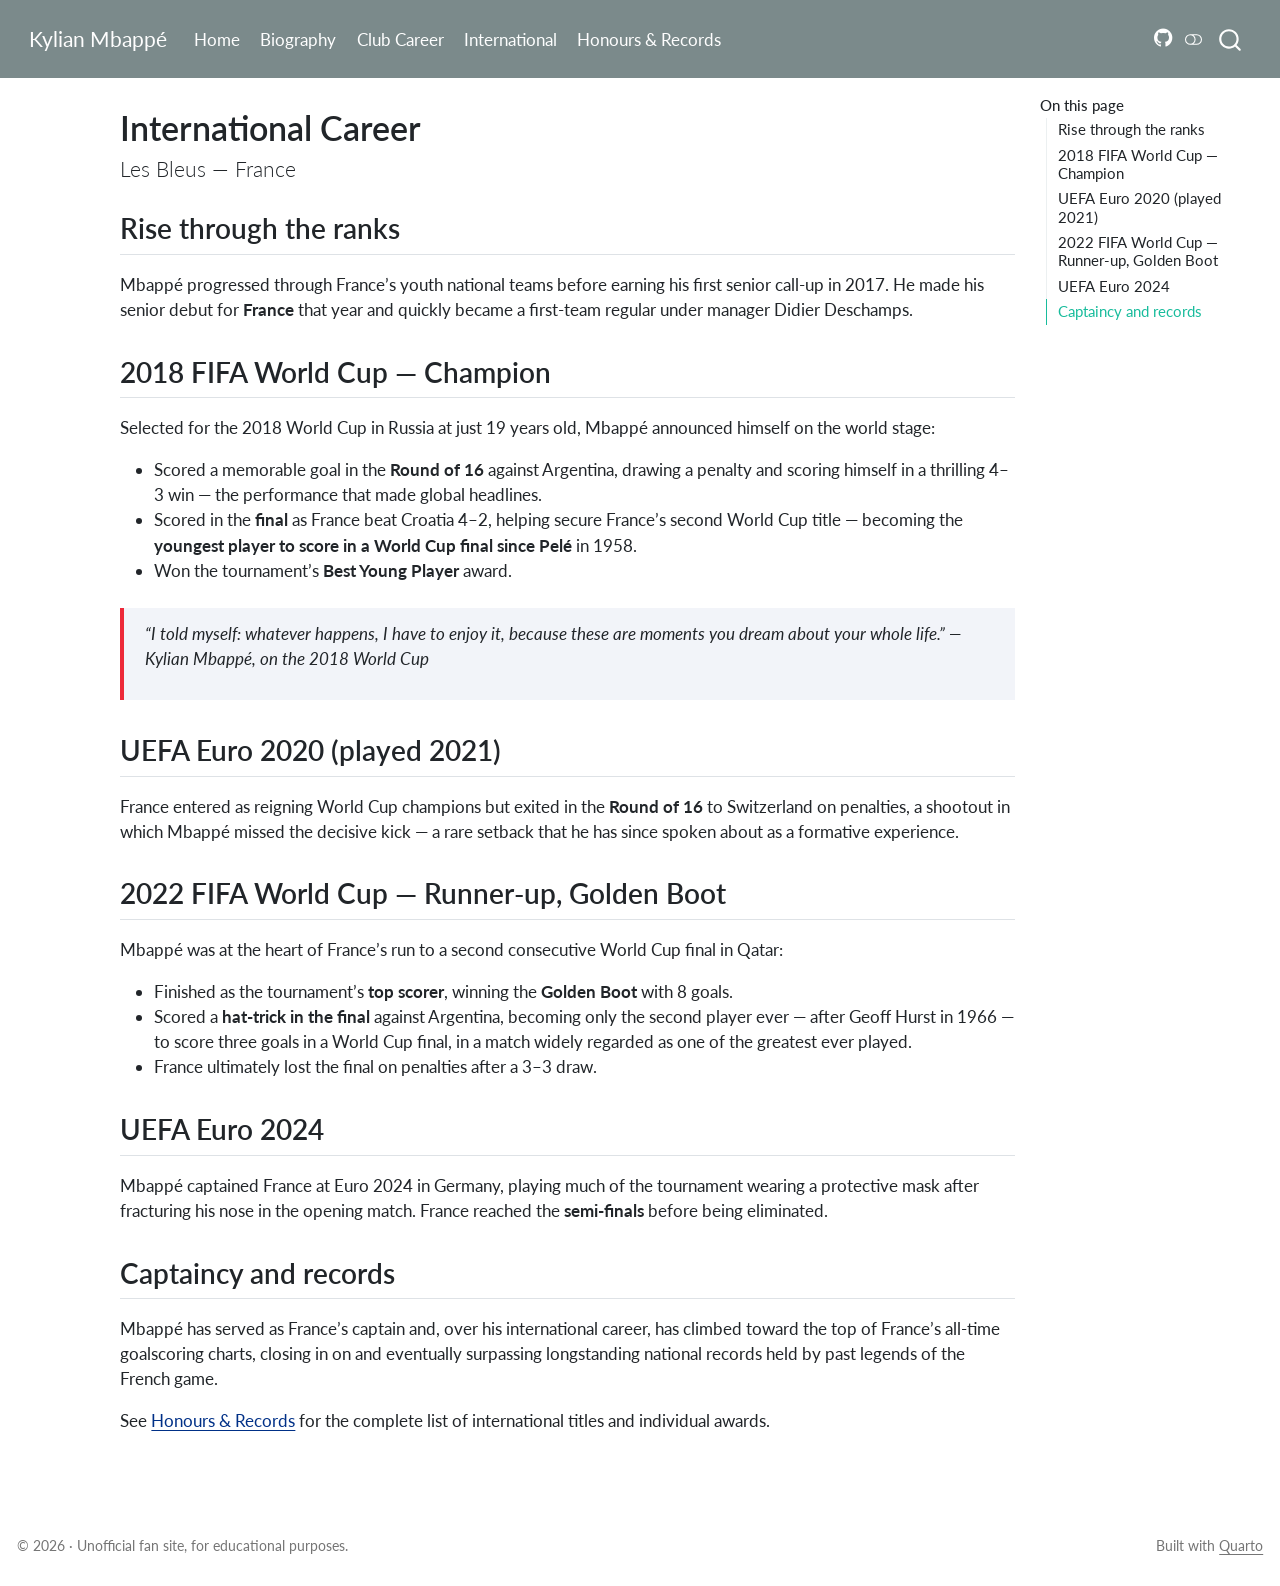
<file: international.html>
<!DOCTYPE html>
<html xmlns="http://www.w3.org/1999/xhtml" lang="en" xml:lang="en"><head>

<meta charset="utf-8">
<meta name="generator" content="quarto-1.6.39">

<meta name="viewport" content="width=device-width, initial-scale=1.0, user-scalable=yes">


<title>International Career – Kylian Mbappé</title>
<style>
code{white-space: pre-wrap;}
span.smallcaps{font-variant: small-caps;}
div.columns{display: flex; gap: min(4vw, 1.5em);}
div.column{flex: auto; overflow-x: auto;}
div.hanging-indent{margin-left: 1.5em; text-indent: -1.5em;}
ul.task-list{list-style: none;}
ul.task-list li input[type="checkbox"] {
  width: 0.8em;
  margin: 0 0.8em 0.2em -1em; /* quarto-specific, see https://github.com/quarto-dev/quarto-cli/issues/4556 */ 
  vertical-align: middle;
}
</style>


<script src="site_libs/quarto-nav/quarto-nav.js"></script>
<script src="site_libs/quarto-nav/headroom.min.js"></script>
<script src="site_libs/clipboard/clipboard.min.js"></script>
<script src="site_libs/quarto-search/autocomplete.umd.js"></script>
<script src="site_libs/quarto-search/fuse.min.js"></script>
<script src="site_libs/quarto-search/quarto-search.js"></script>
<meta name="quarto:offset" content="./">
<script src="site_libs/quarto-html/quarto.js"></script>
<script src="site_libs/quarto-html/popper.min.js"></script>
<script src="site_libs/quarto-html/tippy.umd.min.js"></script>
<script src="site_libs/quarto-html/anchor.min.js"></script>
<link href="site_libs/quarto-html/tippy.css" rel="stylesheet">
<link href="site_libs/quarto-html/quarto-syntax-highlighting-e26003cea8cd680ca0c55a263523d882.css" rel="stylesheet" class="quarto-color-scheme" id="quarto-text-highlighting-styles">
<link href="site_libs/quarto-html/quarto-syntax-highlighting-dark-d166b450ba5a8e9f7a0ab969bf6592c1.css" rel="prefetch" class="quarto-color-scheme quarto-color-alternate" id="quarto-text-highlighting-styles">
<script src="site_libs/bootstrap/bootstrap.min.js"></script>
<link href="site_libs/bootstrap/bootstrap-icons.css" rel="stylesheet">
<link href="site_libs/bootstrap/bootstrap-9016e68da93f8e9d8d0d6a4eea748aac.min.css" rel="stylesheet" append-hash="true" class="quarto-color-scheme" id="quarto-bootstrap" data-mode="light">
<link href="site_libs/bootstrap/bootstrap-dark-939d1bb16aeaf39321758214db0b1a6c.min.css" rel="prefetch" append-hash="true" class="quarto-color-scheme quarto-color-alternate" id="quarto-bootstrap" data-mode="dark">
<script id="quarto-search-options" type="application/json">{
  "location": "navbar",
  "copy-button": false,
  "collapse-after": 3,
  "panel-placement": "end",
  "type": "overlay",
  "limit": 50,
  "keyboard-shortcut": [
    "f",
    "/",
    "s"
  ],
  "show-item-context": false,
  "language": {
    "search-no-results-text": "No results",
    "search-matching-documents-text": "matching documents",
    "search-copy-link-title": "Copy link to search",
    "search-hide-matches-text": "Hide additional matches",
    "search-more-match-text": "more match in this document",
    "search-more-matches-text": "more matches in this document",
    "search-clear-button-title": "Clear",
    "search-text-placeholder": "",
    "search-detached-cancel-button-title": "Cancel",
    "search-submit-button-title": "Submit",
    "search-label": "Search"
  }
}</script>


<link rel="stylesheet" href="styles.css">
</head>

<body class="nav-fixed">

<div id="quarto-search-results"></div>
  <header id="quarto-header" class="headroom fixed-top">
    <nav class="navbar navbar-expand-lg " data-bs-theme="dark">
      <div class="navbar-container container-fluid">
      <div class="navbar-brand-container mx-auto">
    <a class="navbar-brand" href="./index.html">
    <span class="navbar-title">Kylian Mbappé</span>
    </a>
  </div>
            <div id="quarto-search" class="" title="Search"></div>
          <button class="navbar-toggler" type="button" data-bs-toggle="collapse" data-bs-target="#navbarCollapse" aria-controls="navbarCollapse" role="menu" aria-expanded="false" aria-label="Toggle navigation" onclick="if (window.quartoToggleHeadroom) { window.quartoToggleHeadroom(); }">
  <span class="navbar-toggler-icon"></span>
</button>
          <div class="collapse navbar-collapse" id="navbarCollapse">
            <ul class="navbar-nav navbar-nav-scroll me-auto">
  <li class="nav-item">
    <a class="nav-link" href="./index.html"> 
<span class="menu-text">Home</span></a>
  </li>  
  <li class="nav-item">
    <a class="nav-link" href="./biography.html"> 
<span class="menu-text">Biography</span></a>
  </li>  
  <li class="nav-item">
    <a class="nav-link" href="./club-career.html"> 
<span class="menu-text">Club Career</span></a>
  </li>  
  <li class="nav-item">
    <a class="nav-link active" href="./international.html" aria-current="page"> 
<span class="menu-text">International</span></a>
  </li>  
  <li class="nav-item">
    <a class="nav-link" href="./honours.html"> 
<span class="menu-text">Honours &amp; Records</span></a>
  </li>  
</ul>
            <ul class="navbar-nav navbar-nav-scroll ms-auto">
  <li class="nav-item compact">
    <a class="nav-link" href="https://github.com"> <i class="bi bi-github" role="img" aria-label="GitHub">
</i> 
<span class="menu-text"></span></a>
  </li>  
</ul>
          </div> <!-- /navcollapse -->
            <div class="quarto-navbar-tools">
  <a href="" class="quarto-color-scheme-toggle quarto-navigation-tool  px-1" onclick="window.quartoToggleColorScheme(); return false;" title="Toggle dark mode"><i class="bi"></i></a>
</div>
      </div> <!-- /container-fluid -->
    </nav>
</header>
<!-- content -->
<div id="quarto-content" class="quarto-container page-columns page-rows-contents page-layout-article page-navbar">
<!-- sidebar -->
<!-- margin-sidebar -->
    <div id="quarto-margin-sidebar" class="sidebar margin-sidebar">
        <nav id="TOC" role="doc-toc" class="toc-active">
    <h2 id="toc-title">On this page</h2>
   
  <ul>
  <li><a href="#rise-through-the-ranks" id="toc-rise-through-the-ranks" class="nav-link active" data-scroll-target="#rise-through-the-ranks">Rise through the ranks</a></li>
  <li><a href="#fifa-world-cup-champion" id="toc-fifa-world-cup-champion" class="nav-link" data-scroll-target="#fifa-world-cup-champion">2018 FIFA World Cup — Champion</a></li>
  <li><a href="#uefa-euro-2020-played-2021" id="toc-uefa-euro-2020-played-2021" class="nav-link" data-scroll-target="#uefa-euro-2020-played-2021">UEFA Euro 2020 (played 2021)</a></li>
  <li><a href="#fifa-world-cup-runner-up-golden-boot" id="toc-fifa-world-cup-runner-up-golden-boot" class="nav-link" data-scroll-target="#fifa-world-cup-runner-up-golden-boot">2022 FIFA World Cup — Runner-up, Golden Boot</a></li>
  <li><a href="#uefa-euro-2024" id="toc-uefa-euro-2024" class="nav-link" data-scroll-target="#uefa-euro-2024">UEFA Euro 2024</a></li>
  <li><a href="#captaincy-and-records" id="toc-captaincy-and-records" class="nav-link" data-scroll-target="#captaincy-and-records">Captaincy and records</a></li>
  </ul>
</nav>
    </div>
<!-- main -->
<main class="content" id="quarto-document-content">

<header id="title-block-header" class="quarto-title-block default">
<div class="quarto-title">
<h1 class="title">International Career</h1>
<p class="subtitle lead">Les Bleus — France</p>
</div>



<div class="quarto-title-meta">

    
  
    
  </div>
  


</header>


<section id="rise-through-the-ranks" class="level2">
<h2 class="anchored" data-anchor-id="rise-through-the-ranks">Rise through the ranks</h2>
<p>Mbappé progressed through France’s youth national teams before earning his first senior call-up in 2017. He made his senior debut for <strong>France</strong> that year and quickly became a first-team regular under manager Didier Deschamps.</p>
</section>
<section id="fifa-world-cup-champion" class="level2">
<h2 class="anchored" data-anchor-id="fifa-world-cup-champion">2018 FIFA World Cup — Champion</h2>
<p>Selected for the 2018 World Cup in Russia at just 19 years old, Mbappé announced himself on the world stage:</p>
<ul>
<li>Scored a memorable goal in the <strong>Round of 16</strong> against Argentina, drawing a penalty and scoring himself in a thrilling 4–3 win — the performance that made global headlines.</li>
<li>Scored in the <strong>final</strong> as France beat Croatia 4–2, helping secure France’s second World Cup title — becoming the <strong>youngest player to score in a World Cup final since Pelé</strong> in 1958.</li>
<li>Won the tournament’s <strong>Best Young Player</strong> award.</li>
</ul>
<div class="callout-quote">
<p>“I told myself: whatever happens, I have to enjoy it, because these are moments you dream about your whole life.” — Kylian Mbappé, on the 2018 World Cup</p>
</div>
</section>
<section id="uefa-euro-2020-played-2021" class="level2">
<h2 class="anchored" data-anchor-id="uefa-euro-2020-played-2021">UEFA Euro 2020 (played 2021)</h2>
<p>France entered as reigning World Cup champions but exited in the <strong>Round of 16</strong> to Switzerland on penalties, a shootout in which Mbappé missed the decisive kick — a rare setback that he has since spoken about as a formative experience.</p>
</section>
<section id="fifa-world-cup-runner-up-golden-boot" class="level2">
<h2 class="anchored" data-anchor-id="fifa-world-cup-runner-up-golden-boot">2022 FIFA World Cup — Runner-up, Golden Boot</h2>
<p>Mbappé was at the heart of France’s run to a second consecutive World Cup final in Qatar:</p>
<ul>
<li>Finished as the tournament’s <strong>top scorer</strong>, winning the <strong>Golden Boot</strong> with 8 goals.</li>
<li>Scored a <strong>hat-trick in the final</strong> against Argentina, becoming only the second player ever — after Geoff Hurst in 1966 — to score three goals in a World Cup final, in a match widely regarded as one of the greatest ever played.</li>
<li>France ultimately lost the final on penalties after a 3–3 draw.</li>
</ul>
</section>
<section id="uefa-euro-2024" class="level2">
<h2 class="anchored" data-anchor-id="uefa-euro-2024">UEFA Euro 2024</h2>
<p>Mbappé captained France at Euro 2024 in Germany, playing much of the tournament wearing a protective mask after fracturing his nose in the opening match. France reached the <strong>semi-finals</strong> before being eliminated.</p>
</section>
<section id="captaincy-and-records" class="level2">
<h2 class="anchored" data-anchor-id="captaincy-and-records">Captaincy and records</h2>
<p>Mbappé has served as France’s captain and, over his international career, has climbed toward the top of France’s all-time goalscoring charts, closing in on and eventually surpassing longstanding national records held by past legends of the French game.</p>
<p>See <a href="./honours.html">Honours &amp; Records</a> for the complete list of international titles and individual awards.</p>


</section>

</main> <!-- /main -->
<script id="quarto-html-after-body" type="application/javascript">
window.document.addEventListener("DOMContentLoaded", function (event) {
  const toggleBodyColorMode = (bsSheetEl) => {
    const mode = bsSheetEl.getAttribute("data-mode");
    const bodyEl = window.document.querySelector("body");
    if (mode === "dark") {
      bodyEl.classList.add("quarto-dark");
      bodyEl.classList.remove("quarto-light");
    } else {
      bodyEl.classList.add("quarto-light");
      bodyEl.classList.remove("quarto-dark");
    }
  }
  const toggleBodyColorPrimary = () => {
    const bsSheetEl = window.document.querySelector("link#quarto-bootstrap");
    if (bsSheetEl) {
      toggleBodyColorMode(bsSheetEl);
    }
  }
  toggleBodyColorPrimary();  
  const disableStylesheet = (stylesheets) => {
    for (let i=0; i < stylesheets.length; i++) {
      const stylesheet = stylesheets[i];
      stylesheet.rel = 'prefetch';
    }
  }
  const enableStylesheet = (stylesheets) => {
    for (let i=0; i < stylesheets.length; i++) {
      const stylesheet = stylesheets[i];
      stylesheet.rel = 'stylesheet';
    }
  }
  const manageTransitions = (selector, allowTransitions) => {
    const els = window.document.querySelectorAll(selector);
    for (let i=0; i < els.length; i++) {
      const el = els[i];
      if (allowTransitions) {
        el.classList.remove('notransition');
      } else {
        el.classList.add('notransition');
      }
    }
  }
  const toggleGiscusIfUsed = (isAlternate, darkModeDefault) => {
    const baseTheme = document.querySelector('#giscus-base-theme')?.value ?? 'light';
    const alternateTheme = document.querySelector('#giscus-alt-theme')?.value ?? 'dark';
    let newTheme = '';
    if(darkModeDefault) {
      newTheme = isAlternate ? baseTheme : alternateTheme;
    } else {
      newTheme = isAlternate ? alternateTheme : baseTheme;
    }
    const changeGiscusTheme = () => {
      // From: https://github.com/giscus/giscus/issues/336
      const sendMessage = (message) => {
        const iframe = document.querySelector('iframe.giscus-frame');
        if (!iframe) return;
        iframe.contentWindow.postMessage({ giscus: message }, 'https://giscus.app');
      }
      sendMessage({
        setConfig: {
          theme: newTheme
        }
      });
    }
    const isGiscussLoaded = window.document.querySelector('iframe.giscus-frame') !== null;
    if (isGiscussLoaded) {
      changeGiscusTheme();
    }
  }
  const toggleColorMode = (alternate) => {
    // Switch the stylesheets
    const alternateStylesheets = window.document.querySelectorAll('link.quarto-color-scheme.quarto-color-alternate');
    manageTransitions('#quarto-margin-sidebar .nav-link', false);
    if (alternate) {
      enableStylesheet(alternateStylesheets);
      for (const sheetNode of alternateStylesheets) {
        if (sheetNode.id === "quarto-bootstrap") {
          toggleBodyColorMode(sheetNode);
        }
      }
    } else {
      disableStylesheet(alternateStylesheets);
      toggleBodyColorPrimary();
    }
    manageTransitions('#quarto-margin-sidebar .nav-link', true);
    // Switch the toggles
    const toggles = window.document.querySelectorAll('.quarto-color-scheme-toggle');
    for (let i=0; i < toggles.length; i++) {
      const toggle = toggles[i];
      if (toggle) {
        if (alternate) {
          toggle.classList.add("alternate");     
        } else {
          toggle.classList.remove("alternate");
        }
      }
    }
    // Hack to workaround the fact that safari doesn't
    // properly recolor the scrollbar when toggling (#1455)
    if (navigator.userAgent.indexOf('Safari') > 0 && navigator.userAgent.indexOf('Chrome') == -1) {
      manageTransitions("body", false);
      window.scrollTo(0, 1);
      setTimeout(() => {
        window.scrollTo(0, 0);
        manageTransitions("body", true);
      }, 40);  
    }
  }
  const isFileUrl = () => { 
    return window.location.protocol === 'file:';
  }
  const hasAlternateSentinel = () => {  
    let styleSentinel = getColorSchemeSentinel();
    if (styleSentinel !== null) {
      return styleSentinel === "alternate";
    } else {
      return false;
    }
  }
  const setStyleSentinel = (alternate) => {
    const value = alternate ? "alternate" : "default";
    if (!isFileUrl()) {
      window.localStorage.setItem("quarto-color-scheme", value);
    } else {
      localAlternateSentinel = value;
    }
  }
  const getColorSchemeSentinel = () => {
    if (!isFileUrl()) {
      const storageValue = window.localStorage.getItem("quarto-color-scheme");
      return storageValue != null ? storageValue : localAlternateSentinel;
    } else {
      return localAlternateSentinel;
    }
  }
  const darkModeDefault = false;
  let localAlternateSentinel = darkModeDefault ? 'alternate' : 'default';
  // Dark / light mode switch
  window.quartoToggleColorScheme = () => {
    // Read the current dark / light value 
    let toAlternate = !hasAlternateSentinel();
    toggleColorMode(toAlternate);
    setStyleSentinel(toAlternate);
    toggleGiscusIfUsed(toAlternate, darkModeDefault);
  };
  // Ensure there is a toggle, if there isn't float one in the top right
  if (window.document.querySelector('.quarto-color-scheme-toggle') === null) {
    const a = window.document.createElement('a');
    a.classList.add('top-right');
    a.classList.add('quarto-color-scheme-toggle');
    a.href = "";
    a.onclick = function() { try { window.quartoToggleColorScheme(); } catch {} return false; };
    const i = window.document.createElement("i");
    i.classList.add('bi');
    a.appendChild(i);
    window.document.body.appendChild(a);
  }
  // Switch to dark mode if need be
  if (hasAlternateSentinel()) {
    toggleColorMode(true);
  } else {
    toggleColorMode(false);
  }
  const icon = "";
  const anchorJS = new window.AnchorJS();
  anchorJS.options = {
    placement: 'right',
    icon: icon
  };
  anchorJS.add('.anchored');
  const isCodeAnnotation = (el) => {
    for (const clz of el.classList) {
      if (clz.startsWith('code-annotation-')) {                     
        return true;
      }
    }
    return false;
  }
  const onCopySuccess = function(e) {
    // button target
    const button = e.trigger;
    // don't keep focus
    button.blur();
    // flash "checked"
    button.classList.add('code-copy-button-checked');
    var currentTitle = button.getAttribute("title");
    button.setAttribute("title", "Copied!");
    let tooltip;
    if (window.bootstrap) {
      button.setAttribute("data-bs-toggle", "tooltip");
      button.setAttribute("data-bs-placement", "left");
      button.setAttribute("data-bs-title", "Copied!");
      tooltip = new bootstrap.Tooltip(button, 
        { trigger: "manual", 
          customClass: "code-copy-button-tooltip",
          offset: [0, -8]});
      tooltip.show();    
    }
    setTimeout(function() {
      if (tooltip) {
        tooltip.hide();
        button.removeAttribute("data-bs-title");
        button.removeAttribute("data-bs-toggle");
        button.removeAttribute("data-bs-placement");
      }
      button.setAttribute("title", currentTitle);
      button.classList.remove('code-copy-button-checked');
    }, 1000);
    // clear code selection
    e.clearSelection();
  }
  const getTextToCopy = function(trigger) {
      const codeEl = trigger.previousElementSibling.cloneNode(true);
      for (const childEl of codeEl.children) {
        if (isCodeAnnotation(childEl)) {
          childEl.remove();
        }
      }
      return codeEl.innerText;
  }
  const clipboard = new window.ClipboardJS('.code-copy-button:not([data-in-quarto-modal])', {
    text: getTextToCopy
  });
  clipboard.on('success', onCopySuccess);
  if (window.document.getElementById('quarto-embedded-source-code-modal')) {
    const clipboardModal = new window.ClipboardJS('.code-copy-button[data-in-quarto-modal]', {
      text: getTextToCopy,
      container: window.document.getElementById('quarto-embedded-source-code-modal')
    });
    clipboardModal.on('success', onCopySuccess);
  }
    var localhostRegex = new RegExp(/^(?:http|https):\/\/localhost\:?[0-9]*\//);
    var mailtoRegex = new RegExp(/^mailto:/);
      var filterRegex = new RegExp('/' + window.location.host + '/');
    var isInternal = (href) => {
        return filterRegex.test(href) || localhostRegex.test(href) || mailtoRegex.test(href);
    }
    // Inspect non-navigation links and adorn them if external
 	var links = window.document.querySelectorAll('a[href]:not(.nav-link):not(.navbar-brand):not(.toc-action):not(.sidebar-link):not(.sidebar-item-toggle):not(.pagination-link):not(.no-external):not([aria-hidden]):not(.dropdown-item):not(.quarto-navigation-tool):not(.about-link)');
    for (var i=0; i<links.length; i++) {
      const link = links[i];
      if (!isInternal(link.href)) {
        // undo the damage that might have been done by quarto-nav.js in the case of
        // links that we want to consider external
        if (link.dataset.originalHref !== undefined) {
          link.href = link.dataset.originalHref;
        }
      }
    }
  function tippyHover(el, contentFn, onTriggerFn, onUntriggerFn) {
    const config = {
      allowHTML: true,
      maxWidth: 500,
      delay: 100,
      arrow: false,
      appendTo: function(el) {
          return el.parentElement;
      },
      interactive: true,
      interactiveBorder: 10,
      theme: 'quarto',
      placement: 'bottom-start',
    };
    if (contentFn) {
      config.content = contentFn;
    }
    if (onTriggerFn) {
      config.onTrigger = onTriggerFn;
    }
    if (onUntriggerFn) {
      config.onUntrigger = onUntriggerFn;
    }
    window.tippy(el, config); 
  }
  const noterefs = window.document.querySelectorAll('a[role="doc-noteref"]');
  for (var i=0; i<noterefs.length; i++) {
    const ref = noterefs[i];
    tippyHover(ref, function() {
      // use id or data attribute instead here
      let href = ref.getAttribute('data-footnote-href') || ref.getAttribute('href');
      try { href = new URL(href).hash; } catch {}
      const id = href.replace(/^#\/?/, "");
      const note = window.document.getElementById(id);
      if (note) {
        return note.innerHTML;
      } else {
        return "";
      }
    });
  }
  const xrefs = window.document.querySelectorAll('a.quarto-xref');
  const processXRef = (id, note) => {
    // Strip column container classes
    const stripColumnClz = (el) => {
      el.classList.remove("page-full", "page-columns");
      if (el.children) {
        for (const child of el.children) {
          stripColumnClz(child);
        }
      }
    }
    stripColumnClz(note)
    if (id === null || id.startsWith('sec-')) {
      // Special case sections, only their first couple elements
      const container = document.createElement("div");
      if (note.children && note.children.length > 2) {
        container.appendChild(note.children[0].cloneNode(true));
        for (let i = 1; i < note.children.length; i++) {
          const child = note.children[i];
          if (child.tagName === "P" && child.innerText === "") {
            continue;
          } else {
            container.appendChild(child.cloneNode(true));
            break;
          }
        }
        if (window.Quarto?.typesetMath) {
          window.Quarto.typesetMath(container);
        }
        return container.innerHTML
      } else {
        if (window.Quarto?.typesetMath) {
          window.Quarto.typesetMath(note);
        }
        return note.innerHTML;
      }
    } else {
      // Remove any anchor links if they are present
      const anchorLink = note.querySelector('a.anchorjs-link');
      if (anchorLink) {
        anchorLink.remove();
      }
      if (window.Quarto?.typesetMath) {
        window.Quarto.typesetMath(note);
      }
      if (note.classList.contains("callout")) {
        return note.outerHTML;
      } else {
        return note.innerHTML;
      }
    }
  }
  for (var i=0; i<xrefs.length; i++) {
    const xref = xrefs[i];
    tippyHover(xref, undefined, function(instance) {
      instance.disable();
      let url = xref.getAttribute('href');
      let hash = undefined; 
      if (url.startsWith('#')) {
        hash = url;
      } else {
        try { hash = new URL(url).hash; } catch {}
      }
      if (hash) {
        const id = hash.replace(/^#\/?/, "");
        const note = window.document.getElementById(id);
        if (note !== null) {
          try {
            const html = processXRef(id, note.cloneNode(true));
            instance.setContent(html);
          } finally {
            instance.enable();
            instance.show();
          }
        } else {
          // See if we can fetch this
          fetch(url.split('#')[0])
          .then(res => res.text())
          .then(html => {
            const parser = new DOMParser();
            const htmlDoc = parser.parseFromString(html, "text/html");
            const note = htmlDoc.getElementById(id);
            if (note !== null) {
              const html = processXRef(id, note);
              instance.setContent(html);
            } 
          }).finally(() => {
            instance.enable();
            instance.show();
          });
        }
      } else {
        // See if we can fetch a full url (with no hash to target)
        // This is a special case and we should probably do some content thinning / targeting
        fetch(url)
        .then(res => res.text())
        .then(html => {
          const parser = new DOMParser();
          const htmlDoc = parser.parseFromString(html, "text/html");
          const note = htmlDoc.querySelector('main.content');
          if (note !== null) {
            // This should only happen for chapter cross references
            // (since there is no id in the URL)
            // remove the first header
            if (note.children.length > 0 && note.children[0].tagName === "HEADER") {
              note.children[0].remove();
            }
            const html = processXRef(null, note);
            instance.setContent(html);
          } 
        }).finally(() => {
          instance.enable();
          instance.show();
        });
      }
    }, function(instance) {
    });
  }
      let selectedAnnoteEl;
      const selectorForAnnotation = ( cell, annotation) => {
        let cellAttr = 'data-code-cell="' + cell + '"';
        let lineAttr = 'data-code-annotation="' +  annotation + '"';
        const selector = 'span[' + cellAttr + '][' + lineAttr + ']';
        return selector;
      }
      const selectCodeLines = (annoteEl) => {
        const doc = window.document;
        const targetCell = annoteEl.getAttribute("data-target-cell");
        const targetAnnotation = annoteEl.getAttribute("data-target-annotation");
        const annoteSpan = window.document.querySelector(selectorForAnnotation(targetCell, targetAnnotation));
        const lines = annoteSpan.getAttribute("data-code-lines").split(",");
        const lineIds = lines.map((line) => {
          return targetCell + "-" + line;
        })
        let top = null;
        let height = null;
        let parent = null;
        if (lineIds.length > 0) {
            //compute the position of the single el (top and bottom and make a div)
            const el = window.document.getElementById(lineIds[0]);
            top = el.offsetTop;
            height = el.offsetHeight;
            parent = el.parentElement.parentElement;
          if (lineIds.length > 1) {
            const lastEl = window.document.getElementById(lineIds[lineIds.length - 1]);
            const bottom = lastEl.offsetTop + lastEl.offsetHeight;
            height = bottom - top;
          }
          if (top !== null && height !== null && parent !== null) {
            // cook up a div (if necessary) and position it 
            let div = window.document.getElementById("code-annotation-line-highlight");
            if (div === null) {
              div = window.document.createElement("div");
              div.setAttribute("id", "code-annotation-line-highlight");
              div.style.position = 'absolute';
              parent.appendChild(div);
            }
            div.style.top = top - 2 + "px";
            div.style.height = height + 4 + "px";
            div.style.left = 0;
            let gutterDiv = window.document.getElementById("code-annotation-line-highlight-gutter");
            if (gutterDiv === null) {
              gutterDiv = window.document.createElement("div");
              gutterDiv.setAttribute("id", "code-annotation-line-highlight-gutter");
              gutterDiv.style.position = 'absolute';
              const codeCell = window.document.getElementById(targetCell);
              const gutter = codeCell.querySelector('.code-annotation-gutter');
              gutter.appendChild(gutterDiv);
            }
            gutterDiv.style.top = top - 2 + "px";
            gutterDiv.style.height = height + 4 + "px";
          }
          selectedAnnoteEl = annoteEl;
        }
      };
      const unselectCodeLines = () => {
        const elementsIds = ["code-annotation-line-highlight", "code-annotation-line-highlight-gutter"];
        elementsIds.forEach((elId) => {
          const div = window.document.getElementById(elId);
          if (div) {
            div.remove();
          }
        });
        selectedAnnoteEl = undefined;
      };
        // Handle positioning of the toggle
    window.addEventListener(
      "resize",
      throttle(() => {
        elRect = undefined;
        if (selectedAnnoteEl) {
          selectCodeLines(selectedAnnoteEl);
        }
      }, 10)
    );
    function throttle(fn, ms) {
    let throttle = false;
    let timer;
      return (...args) => {
        if(!throttle) { // first call gets through
            fn.apply(this, args);
            throttle = true;
        } else { // all the others get throttled
            if(timer) clearTimeout(timer); // cancel #2
            timer = setTimeout(() => {
              fn.apply(this, args);
              timer = throttle = false;
            }, ms);
        }
      };
    }
      // Attach click handler to the DT
      const annoteDls = window.document.querySelectorAll('dt[data-target-cell]');
      for (const annoteDlNode of annoteDls) {
        annoteDlNode.addEventListener('click', (event) => {
          const clickedEl = event.target;
          if (clickedEl !== selectedAnnoteEl) {
            unselectCodeLines();
            const activeEl = window.document.querySelector('dt[data-target-cell].code-annotation-active');
            if (activeEl) {
              activeEl.classList.remove('code-annotation-active');
            }
            selectCodeLines(clickedEl);
            clickedEl.classList.add('code-annotation-active');
          } else {
            // Unselect the line
            unselectCodeLines();
            clickedEl.classList.remove('code-annotation-active');
          }
        });
      }
  const findCites = (el) => {
    const parentEl = el.parentElement;
    if (parentEl) {
      const cites = parentEl.dataset.cites;
      if (cites) {
        return {
          el,
          cites: cites.split(' ')
        };
      } else {
        return findCites(el.parentElement)
      }
    } else {
      return undefined;
    }
  };
  var bibliorefs = window.document.querySelectorAll('a[role="doc-biblioref"]');
  for (var i=0; i<bibliorefs.length; i++) {
    const ref = bibliorefs[i];
    const citeInfo = findCites(ref);
    if (citeInfo) {
      tippyHover(citeInfo.el, function() {
        var popup = window.document.createElement('div');
        citeInfo.cites.forEach(function(cite) {
          var citeDiv = window.document.createElement('div');
          citeDiv.classList.add('hanging-indent');
          citeDiv.classList.add('csl-entry');
          var biblioDiv = window.document.getElementById('ref-' + cite);
          if (biblioDiv) {
            citeDiv.innerHTML = biblioDiv.innerHTML;
          }
          popup.appendChild(citeDiv);
        });
        return popup.innerHTML;
      });
    }
  }
});
</script>
</div> <!-- /content -->
<footer class="footer">
  <div class="nav-footer">
    <div class="nav-footer-left">
<p>© 2026 · Unofficial fan site, for educational purposes.</p>
</div>   
    <div class="nav-footer-center">
      &nbsp;
    </div>
    <div class="nav-footer-right">
<p>Built with <a href="https://quarto.org">Quarto</a></p>
</div>
  </div>
</footer>




</body></html>
</file>
<file: site_libs/quarto-html/tippy.css>
.tippy-box[data-animation=fade][data-state=hidden]{opacity:0}[data-tippy-root]{max-width:calc(100vw - 10px)}.tippy-box{position:relative;background-color:#333;color:#fff;border-radius:4px;font-size:14px;line-height:1.4;white-space:normal;outline:0;transition-property:transform,visibility,opacity}.tippy-box[data-placement^=top]>.tippy-arrow{bottom:0}.tippy-box[data-placement^=top]>.tippy-arrow:before{bottom:-7px;left:0;border-width:8px 8px 0;border-top-color:initial;transform-origin:center top}.tippy-box[data-placement^=bottom]>.tippy-arrow{top:0}.tippy-box[data-placement^=bottom]>.tippy-arrow:before{top:-7px;left:0;border-width:0 8px 8px;border-bottom-color:initial;transform-origin:center bottom}.tippy-box[data-placement^=left]>.tippy-arrow{right:0}.tippy-box[data-placement^=left]>.tippy-arrow:before{border-width:8px 0 8px 8px;border-left-color:initial;right:-7px;transform-origin:center left}.tippy-box[data-placement^=right]>.tippy-arrow{left:0}.tippy-box[data-placement^=right]>.tippy-arrow:before{left:-7px;border-width:8px 8px 8px 0;border-right-color:initial;transform-origin:center right}.tippy-box[data-inertia][data-state=visible]{transition-timing-function:cubic-bezier(.54,1.5,.38,1.11)}.tippy-arrow{width:16px;height:16px;color:#333}.tippy-arrow:before{content:"";position:absolute;border-color:transparent;border-style:solid}.tippy-content{position:relative;padding:5px 9px;z-index:1}
</file>
<file: site_libs/quarto-html/quarto-syntax-highlighting-e26003cea8cd680ca0c55a263523d882.css>
/* quarto syntax highlight colors */
:root {
  --quarto-hl-ot-color: #003B4F;
  --quarto-hl-at-color: #657422;
  --quarto-hl-ss-color: #20794D;
  --quarto-hl-an-color: #5E5E5E;
  --quarto-hl-fu-color: #4758AB;
  --quarto-hl-st-color: #20794D;
  --quarto-hl-cf-color: #003B4F;
  --quarto-hl-op-color: #5E5E5E;
  --quarto-hl-er-color: #AD0000;
  --quarto-hl-bn-color: #AD0000;
  --quarto-hl-al-color: #AD0000;
  --quarto-hl-va-color: #111111;
  --quarto-hl-bu-color: inherit;
  --quarto-hl-ex-color: inherit;
  --quarto-hl-pp-color: #AD0000;
  --quarto-hl-in-color: #5E5E5E;
  --quarto-hl-vs-color: #20794D;
  --quarto-hl-wa-color: #5E5E5E;
  --quarto-hl-do-color: #5E5E5E;
  --quarto-hl-im-color: #00769E;
  --quarto-hl-ch-color: #20794D;
  --quarto-hl-dt-color: #AD0000;
  --quarto-hl-fl-color: #AD0000;
  --quarto-hl-co-color: #5E5E5E;
  --quarto-hl-cv-color: #5E5E5E;
  --quarto-hl-cn-color: #8f5902;
  --quarto-hl-sc-color: #5E5E5E;
  --quarto-hl-dv-color: #AD0000;
  --quarto-hl-kw-color: #003B4F;
}

/* other quarto variables */
:root {
  --quarto-font-monospace: SFMono-Regular, Menlo, Monaco, Consolas, "Liberation Mono", "Courier New", monospace;
}

pre > code.sourceCode > span {
  color: #003B4F;
}

code span {
  color: #003B4F;
}

code.sourceCode > span {
  color: #003B4F;
}

div.sourceCode,
div.sourceCode pre.sourceCode {
  color: #003B4F;
}

code span.ot {
  color: #003B4F;
  font-style: inherit;
}

code span.at {
  color: #657422;
  font-style: inherit;
}

code span.ss {
  color: #20794D;
  font-style: inherit;
}

code span.an {
  color: #5E5E5E;
  font-style: inherit;
}

code span.fu {
  color: #4758AB;
  font-style: inherit;
}

code span.st {
  color: #20794D;
  font-style: inherit;
}

code span.cf {
  color: #003B4F;
  font-weight: bold;
  font-style: inherit;
}

code span.op {
  color: #5E5E5E;
  font-style: inherit;
}

code span.er {
  color: #AD0000;
  font-style: inherit;
}

code span.bn {
  color: #AD0000;
  font-style: inherit;
}

code span.al {
  color: #AD0000;
  font-style: inherit;
}

code span.va {
  color: #111111;
  font-style: inherit;
}

code span.bu {
  font-style: inherit;
}

code span.ex {
  font-style: inherit;
}

code span.pp {
  color: #AD0000;
  font-style: inherit;
}

code span.in {
  color: #5E5E5E;
  font-style: inherit;
}

code span.vs {
  color: #20794D;
  font-style: inherit;
}

code span.wa {
  color: #5E5E5E;
  font-style: italic;
}

code span.do {
  color: #5E5E5E;
  font-style: italic;
}

code span.im {
  color: #00769E;
  font-style: inherit;
}

code span.ch {
  color: #20794D;
  font-style: inherit;
}

code span.dt {
  color: #AD0000;
  font-style: inherit;
}

code span.fl {
  color: #AD0000;
  font-style: inherit;
}

code span.co {
  color: #5E5E5E;
  font-style: inherit;
}

code span.cv {
  color: #5E5E5E;
  font-style: italic;
}

code span.cn {
  color: #8f5902;
  font-style: inherit;
}

code span.sc {
  color: #5E5E5E;
  font-style: inherit;
}

code span.dv {
  color: #AD0000;
  font-style: inherit;
}

code span.kw {
  color: #003B4F;
  font-weight: bold;
  font-style: inherit;
}

.prevent-inlining {
  content: "</";
}

/*# sourceMappingURL=e90e9ab646ea9b1aaa61e089606e0f97.css.map */
</file>
<file: site_libs/quarto-html/quarto-syntax-highlighting-dark-d166b450ba5a8e9f7a0ab969bf6592c1.css>
/* quarto syntax highlight colors */
:root {
  --quarto-hl-al-color: #f07178;
  --quarto-hl-an-color: #d4d0ab;
  --quarto-hl-at-color: #00e0e0;
  --quarto-hl-bn-color: #d4d0ab;
  --quarto-hl-bu-color: #abe338;
  --quarto-hl-ch-color: #abe338;
  --quarto-hl-co-color: #f8f8f2;
  --quarto-hl-cv-color: #ffd700;
  --quarto-hl-cn-color: #ffd700;
  --quarto-hl-cf-color: #ffa07a;
  --quarto-hl-dt-color: #ffa07a;
  --quarto-hl-dv-color: #d4d0ab;
  --quarto-hl-do-color: #f8f8f2;
  --quarto-hl-er-color: #f07178;
  --quarto-hl-ex-color: #00e0e0;
  --quarto-hl-fl-color: #d4d0ab;
  --quarto-hl-fu-color: #ffa07a;
  --quarto-hl-im-color: #abe338;
  --quarto-hl-in-color: #d4d0ab;
  --quarto-hl-kw-color: #ffa07a;
  --quarto-hl-op-color: #ffa07a;
  --quarto-hl-ot-color: #00e0e0;
  --quarto-hl-pp-color: #dcc6e0;
  --quarto-hl-re-color: #00e0e0;
  --quarto-hl-sc-color: #abe338;
  --quarto-hl-ss-color: #abe338;
  --quarto-hl-st-color: #abe338;
  --quarto-hl-va-color: #00e0e0;
  --quarto-hl-vs-color: #abe338;
  --quarto-hl-wa-color: #dcc6e0;
}

/* other quarto variables */
:root {
  --quarto-font-monospace: SFMono-Regular, Menlo, Monaco, Consolas, "Liberation Mono", "Courier New", monospace;
}

code span.al {
  background-color: #2a0f15;
  font-weight: bold;
  color: #f07178;
}

code span.an {
  color: #d4d0ab;
}

code span.at {
  color: #00e0e0;
}

code span.bn {
  color: #d4d0ab;
}

code span.bu {
  color: #abe338;
}

code span.ch {
  color: #abe338;
}

code span.co {
  font-style: italic;
  color: #f8f8f2;
}

code span.cv {
  color: #ffd700;
}

code span.cn {
  color: #ffd700;
}

code span.cf {
  font-weight: bold;
  color: #ffa07a;
}

code span.dt {
  color: #ffa07a;
}

code span.dv {
  color: #d4d0ab;
}

code span.do {
  color: #f8f8f2;
}

code span.er {
  color: #f07178;
  text-decoration: underline;
}

code span.ex {
  font-weight: bold;
  color: #00e0e0;
}

code span.fl {
  color: #d4d0ab;
}

code span.fu {
  color: #ffa07a;
}

code span.im {
  color: #abe338;
}

code span.in {
  color: #d4d0ab;
}

code span.kw {
  font-weight: bold;
  color: #ffa07a;
}

pre > code.sourceCode > span {
  color: #f8f8f2;
}

code span {
  color: #f8f8f2;
}

code.sourceCode > span {
  color: #f8f8f2;
}

div.sourceCode,
div.sourceCode pre.sourceCode {
  color: #f8f8f2;
}

code span.op {
  color: #ffa07a;
}

code span.ot {
  color: #00e0e0;
}

code span.pp {
  color: #dcc6e0;
}

code span.re {
  background-color: #f8f8f2;
  color: #00e0e0;
}

code span.sc {
  color: #abe338;
}

code span.ss {
  color: #abe338;
}

code span.st {
  color: #abe338;
}

code span.va {
  color: #00e0e0;
}

code span.vs {
  color: #abe338;
}

code span.wa {
  color: #dcc6e0;
}

.prevent-inlining {
  content: "</";
}

/*# sourceMappingURL=72bb05760472c1bb0bbb1d76e21bc2a0.css.map */
</file>
<file: styles.css>
/* Kylian Mbappé fan site — shared styles */

:root {
  --mbappe-blue: #003087;
  --mbappe-red: #ED2939;
}

.hero-banner {
  background: linear-gradient(135deg, var(--mbappe-blue) 0%, #1a1a2e 100%);
  color: #fff;
  padding: 3.5rem 2rem;
  border-radius: 0.5rem;
  margin-bottom: 2rem;
  text-align: center;
}

.hero-banner h1 {
  color: #fff;
  font-size: 2.6rem;
  margin-bottom: 0.25rem;
}

.hero-banner p {
  font-size: 1.15rem;
  opacity: 0.9;
  margin: 0;
}

.stat-grid {
  display: grid;
  grid-template-columns: repeat(auto-fit, minmax(150px, 1fr));
  gap: 1rem;
  margin: 2rem 0;
}

.stat-card {
  background: var(--bs-body-bg, #f8f9fa);
  border: 1px solid rgba(0,0,0,0.08);
  border-radius: 0.5rem;
  padding: 1.25rem 1rem;
  text-align: center;
}

.stat-card .stat-number {
  font-size: 1.9rem;
  font-weight: 700;
  color: var(--mbappe-blue);
  display: block;
}

.stat-card .stat-label {
  font-size: 0.85rem;
  text-transform: uppercase;
  letter-spacing: 0.04em;
  opacity: 0.75;
}

.timeline {
  border-left: 3px solid var(--mbappe-blue);
  margin-left: 1rem;
  padding-left: 1.5rem;
}

.timeline-item {
  position: relative;
  margin-bottom: 1.75rem;
}

.timeline-item::before {
  content: "";
  position: absolute;
  left: -1.95rem;
  top: 0.3rem;
  width: 0.8rem;
  height: 0.8rem;
  border-radius: 50%;
  background: var(--mbappe-red);
}

.timeline-item .year {
  font-weight: 700;
  color: var(--mbappe-blue);
}

.callout-quote {
  border-left: 4px solid var(--mbappe-red);
  padding: 0.75rem 1.25rem;
  font-style: italic;
  background: rgba(0,48,135,0.05);
  margin: 1.5rem 0;
}
</file>
